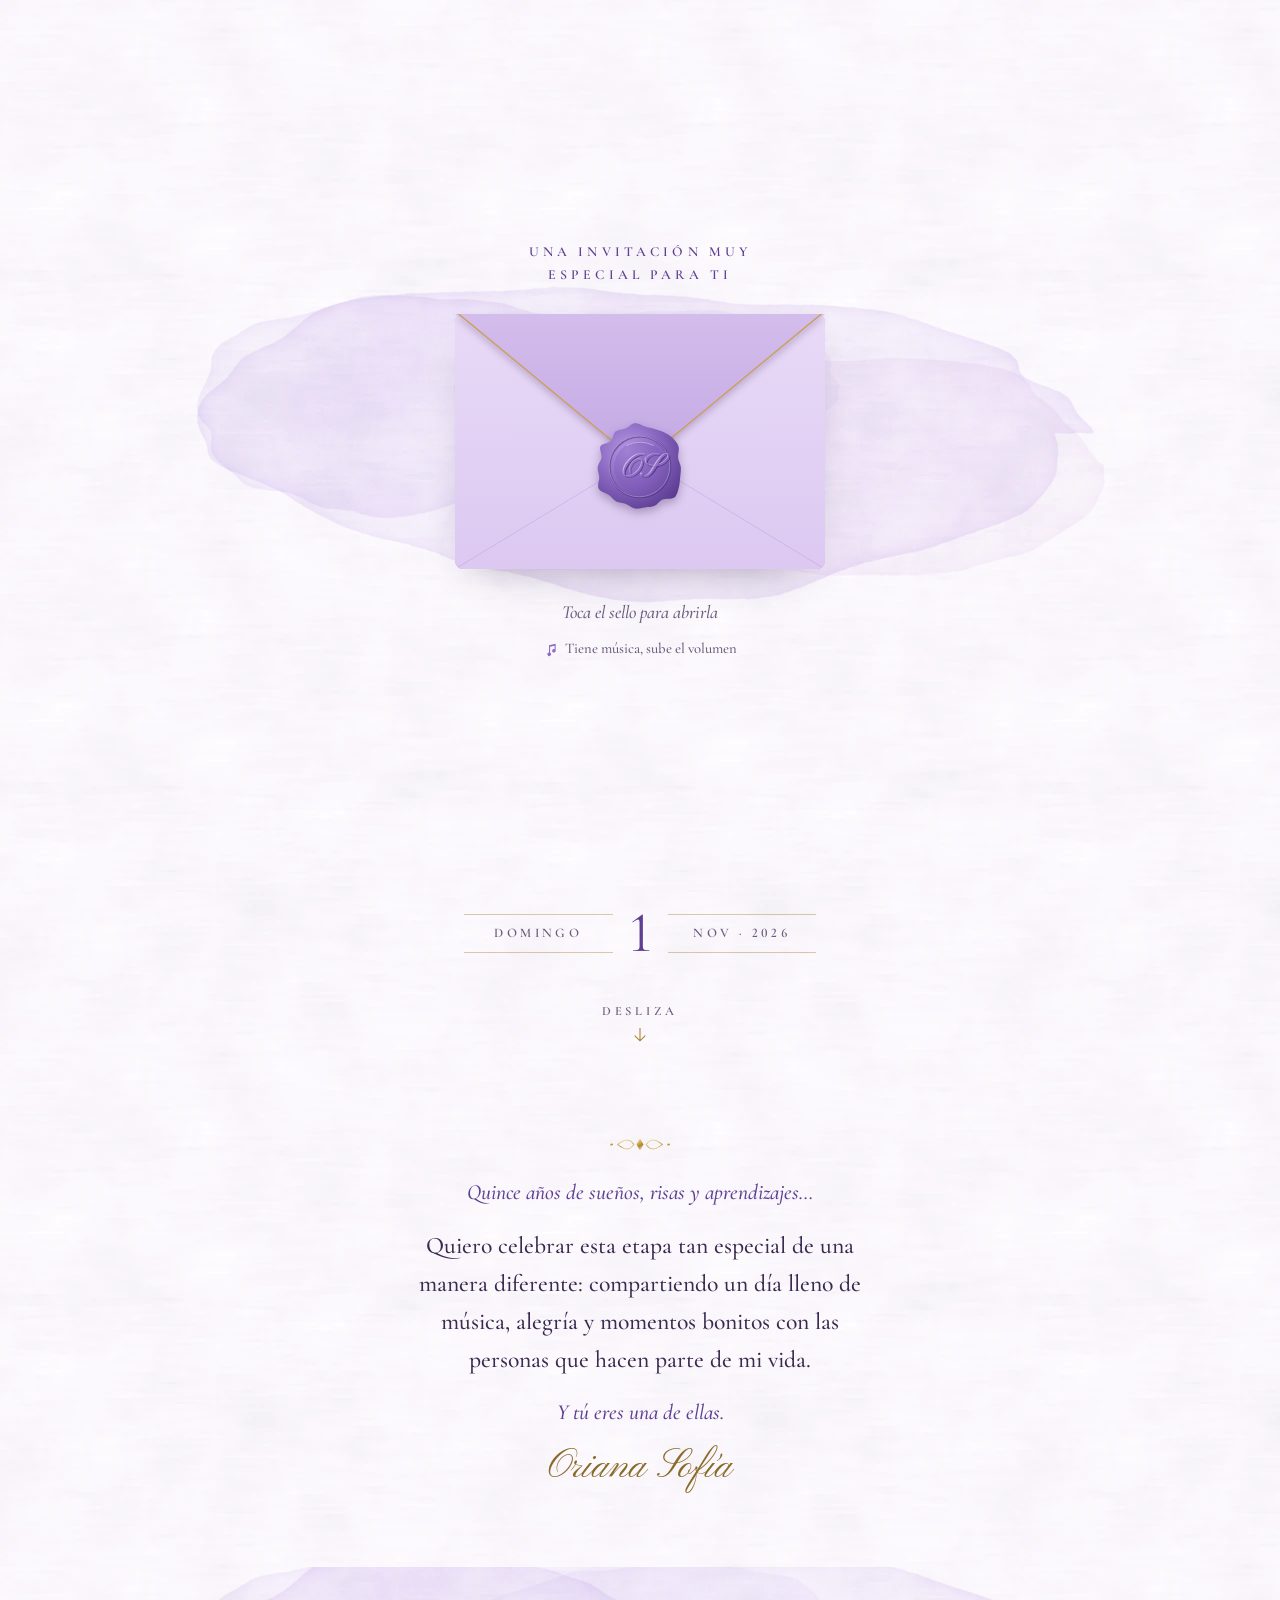
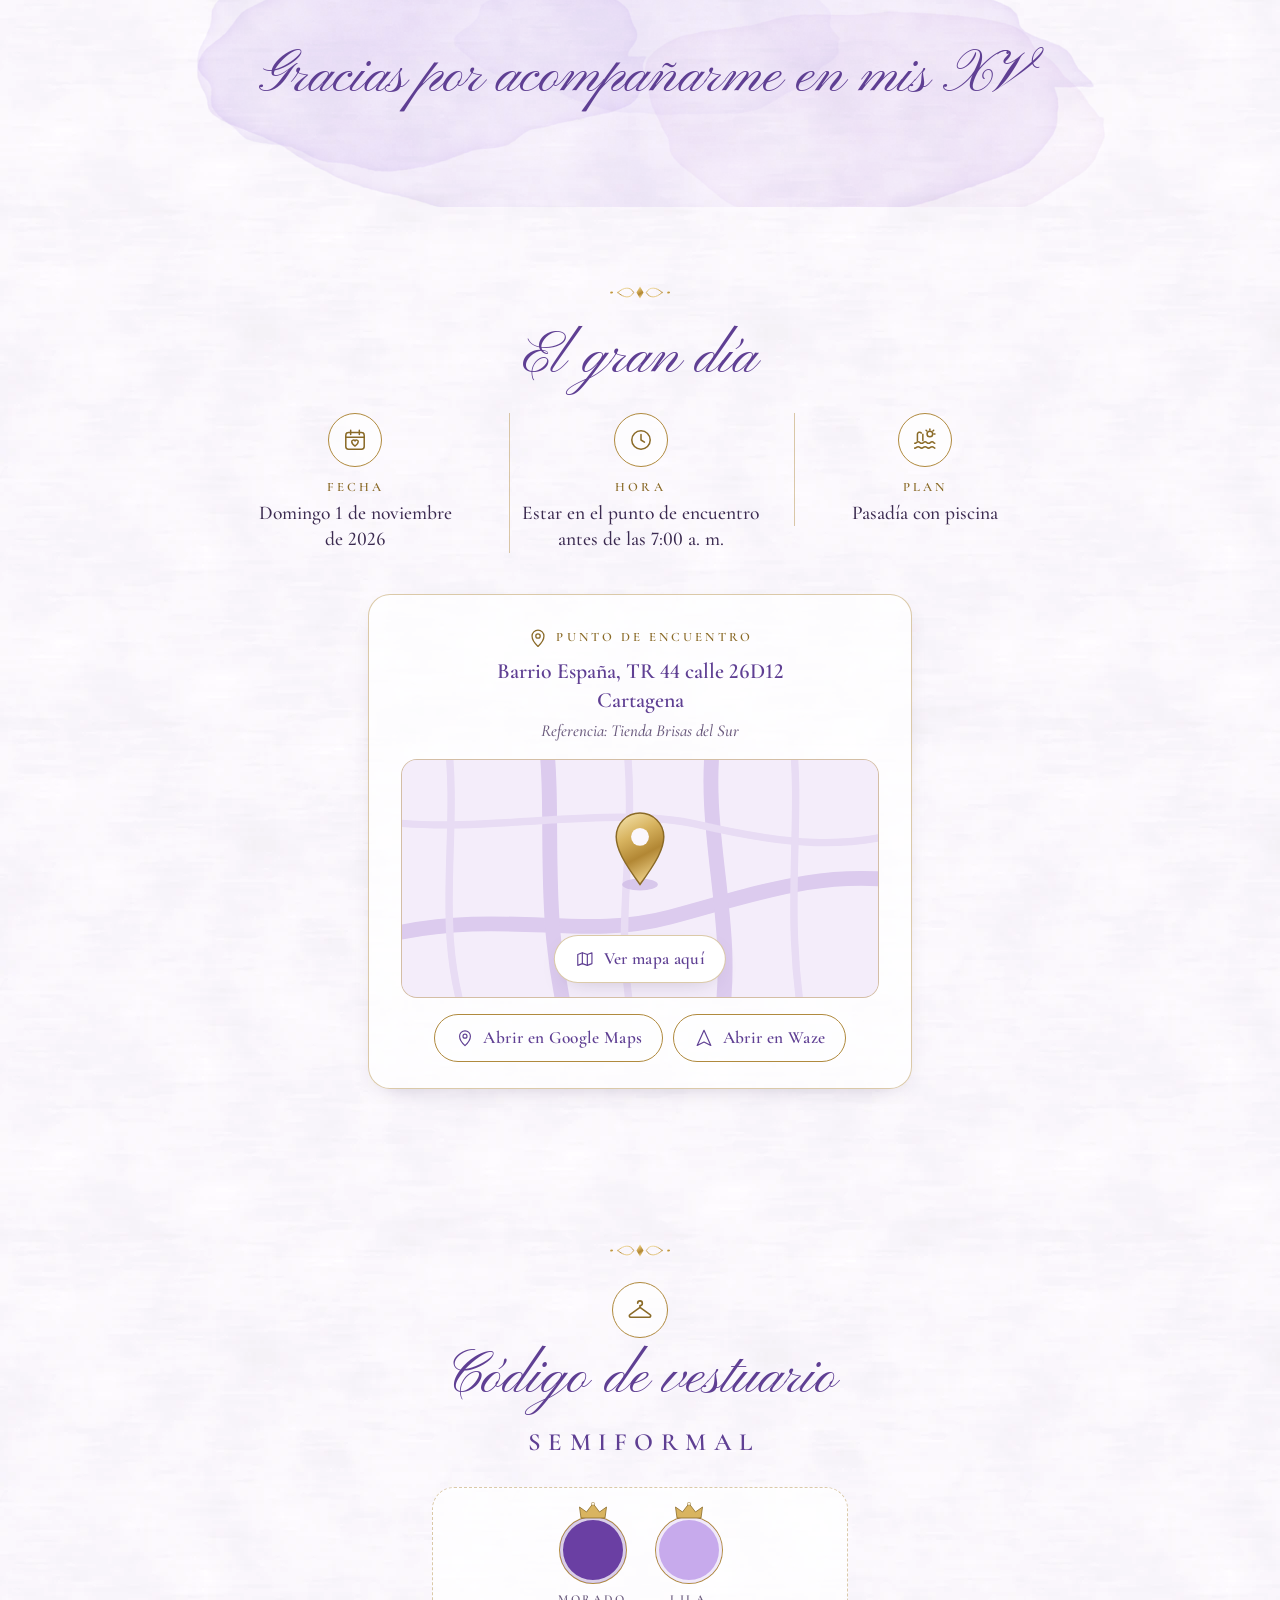
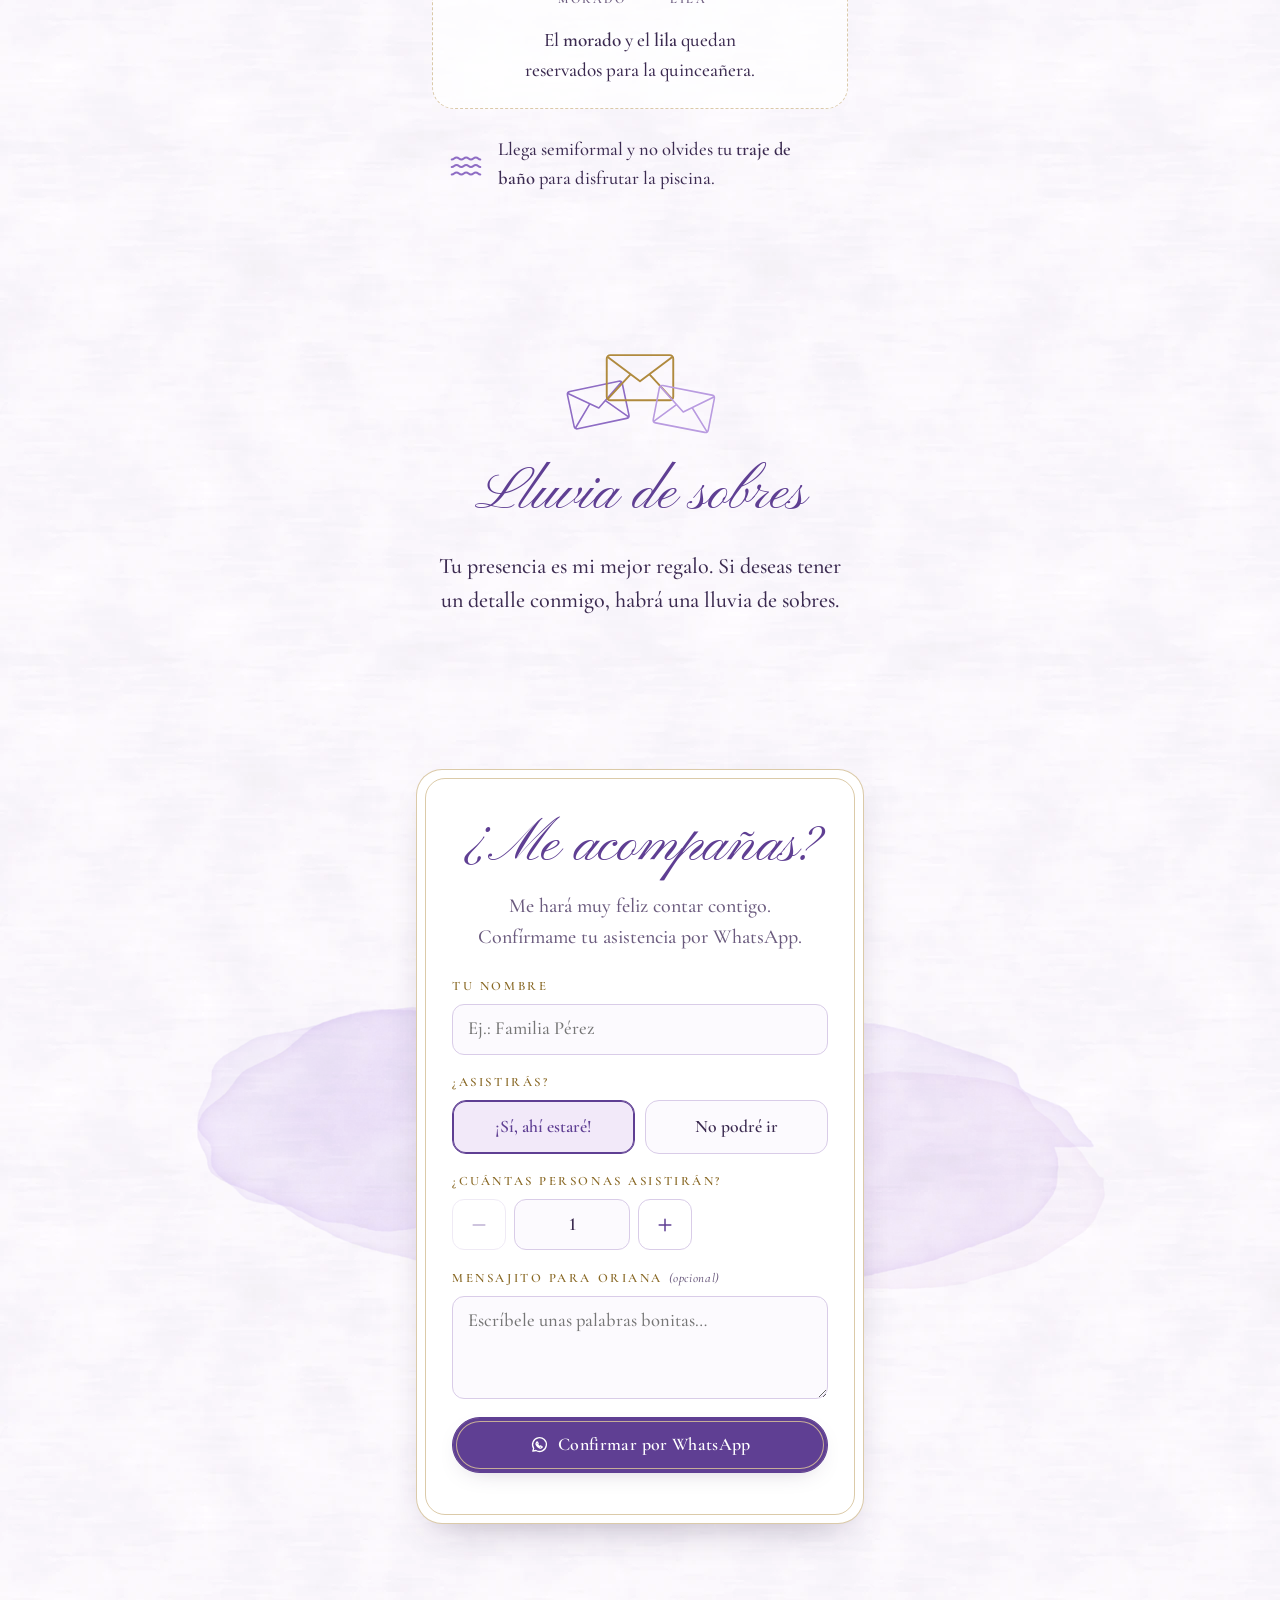
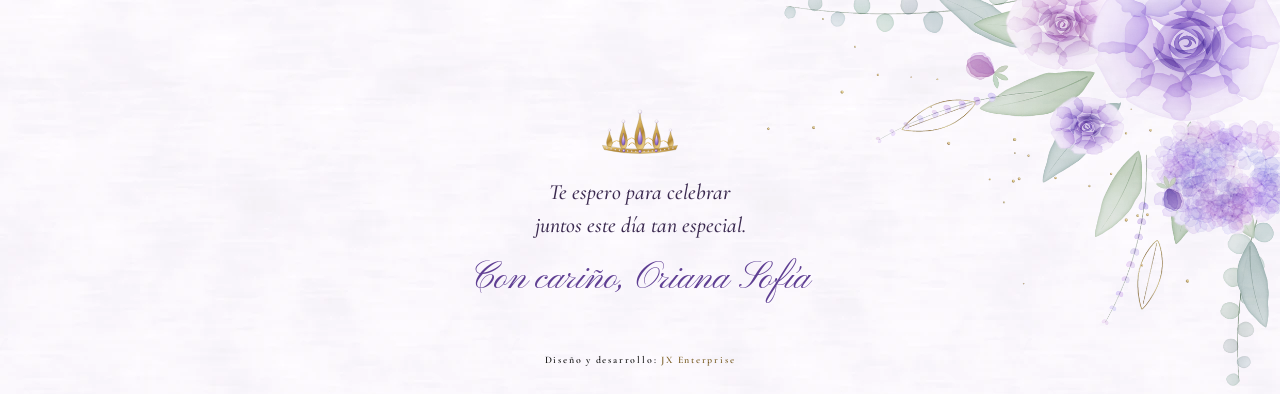
<file: index.html>
<!DOCTYPE html>
<html lang="es" class="no-js">
<head>
  <meta charset="UTF-8">
  <!-- ===========================================================
       PROYECTO: Invitación web · Mis XV años de Oriana Sofía
       Archivo: index.html — la invitación completa (una sola página).
       Relación con los demás archivos:
         · css/styles.css  → todo el diseño (colores, tipografías, animaciones)
         · js/script.js    → sobre animado, música, nombre del invitado,
                             cuenta regresiva, mapa y confirmación por WhatsApp
         · img/            → fotos de Oriana (carrusel) y acuarelas (todo en WebP)
         · fonts/          → tipografías propias (Pinyon Script y Cormorant Garamond)
         · musica/         → canción que eligió la familia (Lavender's Blue en piano)
       Versión "invitación privada": no se indexa en Google (noindex),
       sin páginas legales ni banner de cookies (aprobado por JX, 10/10/2026).
       Diseño y desarrollo: JX Enterprise.
       =========================================================== -->
  <meta name="viewport" content="width=device-width, initial-scale=1, viewport-fit=cover">
  <title>Mis XV años · Oriana Sofía</title>
  <meta name="description" content="Oriana Sofía te invita a celebrar sus XV años el domingo 1 de noviembre de 2026. Abre tu invitación, confirma tu asistencia y guarda la fecha.">

  <!-- Invitación privada: fuera de buscadores (también en _headers y robots.txt) -->
  <meta name="robots" content="noindex, nofollow">
  <link rel="canonical" href="https://mis-xv-de-oriana-sofia.pages.dev/">

  <!-- Vista previa al compartir el enlace (WhatsApp, Facebook, Telegram…) -->
  <meta property="og:type" content="website">
  <meta property="og:site_name" content="Mis XV años · Oriana Sofía">
  <meta property="og:locale" content="es_CO">
  <meta property="og:title" content="Mis XV años · Oriana Sofía">
  <meta property="og:description" content="Domingo 1 de noviembre de 2026 · Toca para abrir tu invitación.">
  <meta property="og:url" content="https://mis-xv-de-oriana-sofia.pages.dev/">
  <meta property="og:image" content="https://mis-xv-de-oriana-sofia.pages.dev/img/og-xv-oriana-sofia-vestido-beige.webp">
  <meta property="og:image:type" content="image/webp">
  <meta property="og:image:width" content="1200">
  <meta property="og:image:height" content="630">
  <meta property="og:image:alt" content="Invitación a los XV años de Oriana Sofía, domingo 1 de noviembre de 2026">
  <meta name="twitter:card" content="summary_large_image">
  <meta name="twitter:title" content="Mis XV años · Oriana Sofía">
  <meta name="twitter:description" content="Domingo 1 de noviembre de 2026 · Toca para abrir tu invitación.">
  <meta name="twitter:image" content="https://mis-xv-de-oriana-sofia.pages.dev/img/og-xv-oriana-sofia-vestido-beige.webp">

  <!-- Íconos y color de la barra del navegador -->
  <link rel="icon" href="img/favicon.svg" type="image/svg+xml">
  <link rel="apple-touch-icon" href="img/apple-touch-icon.png">
  <link rel="manifest" href="site.webmanifest">
  <meta name="theme-color" content="#EFE5F8">
  <meta name="color-scheme" content="only light">

  <!-- Tipografías propias: se precargan la de títulos y la de texto 500 (las que más se ven al abrir) -->
  <link rel="preload" href="fonts/pinyon-script-400.woff2" as="font" type="font/woff2" crossorigin>
  <link rel="preload" href="fonts/cormorant-garamond-500.woff2" as="font" type="font/woff2" crossorigin>
  <link rel="stylesheet" href="css/styles.css">

  <!-- arranque.js (diminuto, sin defer): marca que hay JavaScript para mostrar el sobre
       ANTES de pintar la página; sin JS la invitación se ve completa, sin sobre. -->
  <script src="js/arranque.js"></script>
  <script src="js/script.js" defer fetchpriority="high"></script>   <!-- prioridad alta: con datos lentos el sello funciona ~1 s antes -->
</head>
<body>

  <!-- Enlace de accesibilidad: abre la invitación sin animación y salta al contenido -->
  <a class="saltar" href="#contenido" id="saltar">Saltar al contenido</a>

  <!-- ===========================================================
       SPRITE DE SVG (no se ve): degradados dorados y figuras que
       se reutilizan con <use> (corona, sello de cera, filete, íconos).
       Ojo: NO ponerle display:none; algunos navegadores dejarían de
       pintar los degradados. Se oculta con .sprite en styles.css.
       =========================================================== -->
  <svg class="sprite" aria-hidden="true" focusable="false" xmlns="http://www.w3.org/2000/svg">
    <defs>
      <linearGradient id="g-oro" x1="0" y1="0" x2="0.35" y2="1">
        <stop offset="0" stop-color="#F7E7B4"/>
        <stop offset=".38" stop-color="#D8B460"/>
        <stop offset=".7" stop-color="#B28734"/>
        <stop offset="1" stop-color="#E6C77D"/>
      </linearGradient>
      <radialGradient id="g-gema" cx=".38" cy=".3" r=".8">
        <stop offset="0" stop-color="#F6EEFF"/>
        <stop offset=".35" stop-color="#C3A5EC"/>
        <stop offset="1" stop-color="#6E49A8"/>
      </radialGradient>
      <radialGradient id="g-perla" cx=".35" cy=".3" r=".75">
        <stop offset="0" stop-color="#FFFFFF"/>
        <stop offset=".6" stop-color="#F4EEF6"/>
        <stop offset="1" stop-color="#CDBFD8"/>
      </radialGradient>
      <radialGradient id="g-cera" cx=".36" cy=".32" r=".78">
        <stop offset="0" stop-color="#B597E3"/>
        <stop offset=".55" stop-color="#8462BD"/>
        <stop offset="1" stop-color="#5A3B90"/>
      </radialGradient>
    </defs>

    <!-- Corona/tiara dorada con gemas lila y perlas -->
    <symbol id="corona" viewBox="0 0 220 120">
      <g fill="none" stroke="url(#g-oro)" stroke-width="2.2" stroke-linecap="round">
        <path d="M42 88 Q56 66 70 86"/>
        <path d="M74 86 Q92 54 106 86"/>
        <path d="M114 86 Q128 54 146 86"/>
        <path d="M150 86 Q164 66 178 88"/>
        <path d="M84 88 Q92 74 100 88"/>
        <path d="M120 88 Q128 74 136 88"/>
      </g>
      <g fill="url(#g-oro)" stroke="#8A6A27" stroke-width=".7">
        <path d="M 110 14 C 112.4 39.2 122 52.6 122 72.8 C 122 86.2 117.2 98 113.8 98 L 106.2 98 C 102.8 98 98 86.2 98 72.8 C 98 52.6 107.6 39.2 110 14 Z"/>
        <path d="M 72 36 C 73.8 54 81 63.6 81 78 C 81 87.6 77.4 96 74.9 96 L 69.1 96 C 66.6 96 63 87.6 63 78 C 63 63.6 70.2 54 72 36 Z"/>
        <path d="M 148 36 C 149.8 54 157 63.6 157 78 C 157 87.6 153.4 96 150.9 96 L 145.1 96 C 142.6 96 139 87.6 139 78 C 139 63.6 146.2 54 148 36 Z"/>
        <path d="M 40 56 C 41.3 66.8 46.5 72.6 46.5 81.2 C 46.5 87 43.9 92 42.1 92 L 37.9 92 C 36.1 92 33.5 87 33.5 81.2 C 33.5 72.6 38.7 66.8 40 56 Z"/>
        <path d="M 180 56 C 181.3 66.8 186.5 72.6 186.5 81.2 C 186.5 87 183.9 92 182.1 92 L 177.9 92 C 176.1 92 173.5 87 173.5 81.2 C 173.5 72.6 178.7 66.8 180 56 Z"/>
        <path d="M24 88 Q110 106 196 88 L192 97.5 Q110 116 28 97.5 Z"/>
      </g>
      <g fill="url(#g-gema)" stroke="#5A3B90" stroke-width=".5">
        <path d="M 110 47.6 C 111.1 59.2 115.5 65.4 115.5 74.6 C 115.5 80.8 113.3 86.2 111.8 86.2 L 108.2 86.2 C 106.7 86.2 104.5 80.8 104.5 74.6 C 104.5 65.4 108.9 59.2 110 47.6 Z"/>
        <path d="M 72 60 C 72.8 68.3 76.1 72.7 76.1 79.3 C 76.1 83.7 74.5 87.6 73.3 87.6 L 70.7 87.6 C 69.5 87.6 67.9 83.7 67.9 79.3 C 67.9 72.7 71.2 68.3 72 60 Z"/>
        <path d="M 148 60 C 148.8 68.3 152.1 72.7 152.1 79.3 C 152.1 83.7 150.5 87.6 149.3 87.6 L 146.7 87.6 C 145.5 87.6 143.9 83.7 143.9 79.3 C 143.9 72.7 147.2 68.3 148 60 Z"/>
        <circle cx="73" cy="100.1" r="3.1"/><circle cx="110" cy="101.8" r="3.4"/><circle cx="147" cy="100.1" r="3.1"/>
      </g>
      <g fill="url(#g-perla)" stroke="#B6A6C4" stroke-width=".4">
        <circle cx="110" cy="10.8" r="4.4"/><circle cx="72" cy="32.8" r="3.6"/><circle cx="148" cy="32.8" r="3.6"/>
        <circle cx="40" cy="52.8" r="3"/><circle cx="180" cy="52.8" r="3"/>
        <circle cx="34.4" cy="94.4" r="1.5"/><circle cx="43.8" cy="96.1" r="1.5"/><circle cx="53.3" cy="97.6" r="1.5"/><circle cx="62.8" cy="98.9" r="1.5"/><circle cx="81.7" cy="100.8" r="1.5"/><circle cx="91.1" cy="101.4" r="1.5"/><circle cx="100.5" cy="101.7" r="1.5"/><circle cx="119.5" cy="101.7" r="1.5"/><circle cx="128.9" cy="101.4" r="1.5"/><circle cx="138.3" cy="100.8" r="1.5"/><circle cx="157.2" cy="98.9" r="1.5"/><circle cx="166.7" cy="97.6" r="1.5"/><circle cx="176.1" cy="96.1" r="1.5"/><circle cx="185.6" cy="94.4" r="1.5"/>
      </g>
    </symbol>

    <!-- Sello de cera lila con las iniciales OS (el texto usa la fuente de títulos) -->
    <symbol id="sello" viewBox="0 0 120 120">
      <path fill="url(#g-cera)" d="M 109 60 C 109.4 63.9 108.7 67.8 108.3 71.9 C 107.9 76 107.8 80.4 106.6 84.5 C 105.5 88.6 104.5 94.1 101.2 96.5 C 97.9 98.9 90.8 97.3 86.9 99 C 83 100.7 81.2 105.1 77.7 106.7 C 74.2 108.4 69.9 108.1 65.9 108.6 C 61.9 109.2 57.7 110.6 53.9 109.9 C 50.2 109.2 46.9 105.7 43.2 104.3 C 39.4 102.9 34.9 103.3 31.4 101.5 C 27.9 99.6 25.8 96 22.3 93.4 C 18.8 90.8 12.3 89.6 10.4 86 C 8.5 82.5 11.2 76.4 11 72.1 C 10.8 67.7 8.7 63.9 9.2 60 C 9.7 56.1 13.2 52.8 13.8 48.6 C 14.3 44.5 10.7 38.4 12.5 35.1 C 14.4 31.8 21.9 31.8 24.9 28.9 C 27.9 25.9 27.7 19.9 30.6 17.4 C 33.5 14.9 38.6 15.4 42.5 13.7 C 46.3 12.1 49.7 7.7 53.6 7.3 C 57.5 6.9 61.9 10.2 65.9 11.4 C 69.9 12.6 73.5 13.1 77.3 14.3 C 81.2 15.4 85.1 16.5 88.7 18.4 C 92.4 20.2 96.2 22.4 99.2 25.3 C 102.1 28.2 105.3 31.8 106.4 35.7 C 107.5 39.6 105.3 44.7 105.7 48.7 C 106.1 52.8 108.5 56.1 109 60 Z"/>
      <circle cx="60" cy="60" r="36.5" fill="none" stroke="#4B2F7C" stroke-width="2.2" opacity=".55"/>
      <circle cx="59.3" cy="59.3" r="36.5" fill="none" stroke="#D9C9F3" stroke-width="1" opacity=".55"/>
      <circle cx="60" cy="60" r="31" fill="#7A57B2" opacity=".35"/>
      <g font-family="'Pinyon Script', cursive" font-size="38" text-anchor="middle">
        <text x="61" y="73" fill="#45296F" opacity=".7">OS</text>
        <text x="59.4" y="71.4" fill="#E2D5F7" opacity=".65">OS</text>
        <text x="60" y="72" fill="#8F6CC6">OS</text>
      </g>
      <path d="M44 34 Q60 26 76 34" fill="none" stroke="#D9C9F3" stroke-width="1.2" opacity=".6" stroke-linecap="round"/>
    </symbol>

    <!-- Filete dorado que separa los momentos de la invitación -->
    <symbol id="filete" viewBox="0 0 240 24">
      <g fill="none" stroke="url(#g-oro)" stroke-linecap="round">
        <path d="M10 12 H92" stroke-width="1.1"/>
        <path d="M148 12 H230" stroke-width="1.1"/>
        <path d="M92 12 C100 4.5 108 4.5 112 12 C108 19.5 100 19.5 92 12 Z" stroke-width="1.2"/>
        <path d="M148 12 C140 4.5 132 4.5 128 12 C132 19.5 140 19.5 148 12 Z" stroke-width="1.2"/>
      </g>
      <path d="M120 4.5 L124.5 12 L120 19.5 L115.5 12 Z" fill="url(#g-oro)"/>
      <circle cx="84" cy="12" r="1.7" fill="url(#g-oro)"/><circle cx="156" cy="12" r="1.7" fill="url(#g-oro)"/>
    </symbol>

    <!-- Íconos de línea (trazo dorado, 24×24) -->
    <symbol id="i-calendario" viewBox="0 0 24 24"><g fill="none" stroke="currentColor" stroke-width="1.4" stroke-linecap="round" stroke-linejoin="round"><rect x="3.5" y="5" width="17" height="15.5" rx="2.5"/><path d="M3.5 9.5h17M8 3v4M16 3v4"/><path d="M12 17.6s-3-1.9-3-3.9a1.6 1.6 0 0 1 3-.8 1.6 1.6 0 0 1 3 .8c0 2-3 3.9-3 3.9z"/></g></symbol>
    <symbol id="i-reloj" viewBox="0 0 24 24"><g fill="none" stroke="currentColor" stroke-width="1.4" stroke-linecap="round" stroke-linejoin="round"><circle cx="12" cy="12" r="8.5"/><path d="M12 7v5l3.2 2"/></g></symbol>
    <symbol id="i-piscina" viewBox="0 0 24 24"><g fill="none" stroke="currentColor" stroke-width="1.4" stroke-linecap="round" stroke-linejoin="round"><circle cx="16.5" cy="6.5" r="2.6"/><path d="M16.5 1.8v1M21.2 6.5h-1M20 3l-.7.7M13 3l.7.7"/><path d="M2.5 15c1.6 0 1.6-1.3 3.2-1.3s1.6 1.3 3.2 1.3 1.6-1.3 3.2-1.3 1.6 1.3 3.2 1.3 1.6-1.3 3.2-1.3 1.6 1.3 2.5 1.3"/><path d="M2.5 19.5c1.6 0 1.6-1.3 3.2-1.3s1.6 1.3 3.2 1.3 1.6-1.3 3.2-1.3 1.6 1.3 3.2 1.3 1.6-1.3 3.2-1.3 1.6 1.3 2.5 1.3"/><path d="M5 12.5V6.8a2 2 0 0 1 3.6-1.2M10 12.5V6.8"/></g></symbol>
    <symbol id="i-pin" viewBox="0 0 24 24"><g fill="none" stroke="currentColor" stroke-width="1.4" stroke-linecap="round" stroke-linejoin="round"><path d="M12 21.2s-6.5-6-6.5-11.3a6.5 6.5 0 0 1 13 0c0 5.3-6.5 11.3-6.5 11.3z"/><circle cx="12" cy="9.8" r="2.4"/></g></symbol>
    <symbol id="i-percha" viewBox="0 0 24 24"><g fill="none" stroke="currentColor" stroke-width="1.4" stroke-linecap="round" stroke-linejoin="round"><path d="M10 6.2a2 2 0 1 1 2 2v1.6"/><path d="M12 9.8 3.4 16a1.2 1.2 0 0 0 .7 2.2h15.8a1.2 1.2 0 0 0 .7-2.2L12 9.8z"/></g></symbol>
    <symbol id="i-ola" viewBox="0 0 24 24"><g fill="none" stroke="currentColor" stroke-width="1.4" stroke-linecap="round" stroke-linejoin="round"><path d="M2.5 9c1.6 0 1.6-1.3 3.2-1.3S7.3 9 8.9 9s1.6-1.3 3.2-1.3S13.7 9 15.3 9s1.6-1.3 3.2-1.3S20.1 9 21.5 9"/><path d="M2.5 14c1.6 0 1.6-1.3 3.2-1.3S7.3 14 8.9 14s1.6-1.3 3.2-1.3 1.6 1.3 3.2 1.3 1.6-1.3 3.2-1.3 1.6 1.3 3 1.3"/><path d="M2.5 19c1.6 0 1.6-1.3 3.2-1.3S7.3 19 8.9 19s1.6-1.3 3.2-1.3 1.6 1.3 3.2 1.3 1.6-1.3 3.2-1.3 1.6 1.3 3 1.3"/></g></symbol>
    <symbol id="i-chat" viewBox="0 0 24 24"><g fill="none" stroke="currentColor" stroke-width="1.6" stroke-linecap="round" stroke-linejoin="round"><path d="M4.6 19.4l1-3.4A8.3 8.3 0 1 1 8.3 18.6z"/><path d="M9.3 8.6c.3-.5.8-.5 1 0l.6 1.4c.1.3 0 .6-.2.8l-.5.5a6 6 0 0 0 2.6 2.6l.5-.5c.2-.2.5-.3.8-.2l1.4.6c.5.2.5.7 0 1l-.8.6c-.6.4-1.4.4-2.1.1a8.5 8.5 0 0 1-3.9-3.9c-.3-.7-.3-1.5.1-2.1z"/></g></symbol>
    <symbol id="i-mapa" viewBox="0 0 24 24"><g fill="none" stroke="currentColor" stroke-width="1.4" stroke-linecap="round" stroke-linejoin="round"><path d="M9 4.5 3.5 6.6v13l5.5-2.1 6 2.1 5.5-2.1v-13L15 6.6z"/><path d="M9 4.5v13M15 6.6v13"/></g></symbol>
    <symbol id="i-ruta" viewBox="0 0 24 24"><g fill="none" stroke="currentColor" stroke-width="1.4" stroke-linecap="round" stroke-linejoin="round"><path d="M12 2.8 20.2 21 12 16.8 3.8 21z"/></g></symbol>
    <symbol id="i-nota" viewBox="0 0 24 24"><g fill="currentColor"><path d="M9 17.2V6.4l10-2.2v10.6a2.6 2.6 0 1 1-1.6-2.4V7.1L10.6 8.6v8.9a2.6 2.6 0 1 1-1.6-.3z"/></g></symbol>
    <symbol id="i-silencio" viewBox="0 0 24 24"><g fill="none" stroke="currentColor" stroke-width="1.6" stroke-linecap="round" stroke-linejoin="round"><path d="M4 9.5h3.5L12 5.5v13l-4.5-4H4z"/><path d="m16 9.5 5 5M21 9.5l-5 5"/></g></symbol>
    <symbol id="i-flecha" viewBox="0 0 24 24"><g fill="none" stroke="currentColor" stroke-width="1.4" stroke-linecap="round" stroke-linejoin="round"><path d="M12 4v15M6 13l6 6 6-6"/></g></symbol>
    <symbol id="i-mas" viewBox="0 0 24 24"><g fill="none" stroke="currentColor" stroke-width="1.8" stroke-linecap="round"><path d="M12 5v14M5 12h14"/></g></symbol>
    <symbol id="i-menos" viewBox="0 0 24 24"><g fill="none" stroke="currentColor" stroke-width="1.8" stroke-linecap="round"><path d="M5 12h14"/></g></symbol>
    <symbol id="i-sobre" viewBox="0 0 64 48"><g fill="none" stroke="currentColor" stroke-width="1.6" stroke-linejoin="round"><rect x="4" y="6" width="56" height="38" rx="3"/><path d="M4.8 7.5 32 28 59.2 7.5"/><path d="M4.8 43 24 22.2M59.2 43 40 22.2"/></g></symbol>
    <!-- Íconos del visor de fotos -->
    <symbol id="i-cerrar" viewBox="0 0 24 24"><g fill="none" stroke="currentColor" stroke-width="1.8" stroke-linecap="round"><path d="M6.5 6.5l11 11M17.5 6.5l-11 11"/></g></symbol>
    <symbol id="i-anterior" viewBox="0 0 24 24"><g fill="none" stroke="currentColor" stroke-width="1.8" stroke-linecap="round" stroke-linejoin="round"><path d="M14.5 5.5 8 12l6.5 6.5"/></g></symbol>
    <symbol id="i-siguiente" viewBox="0 0 24 24"><g fill="none" stroke="currentColor" stroke-width="1.8" stroke-linecap="round" stroke-linejoin="round"><path d="M9.5 5.5 16 12l-6.5 6.5"/></g></symbol>
  </svg>

  <!-- ===========================================================
       PORTAL: EL SOBRE ANIMADO (pantalla de entrada)
       Qué es: un sobre lila con sello de cera; al tocar el sello se abre,
               sale la tarjeta, caen pétalos y arranca la música.
       Función: primera impresión + el toque es lo que permite que la
                música suene (los celulares bloquean el audio automático).
       Depende de: .portal y .sobre en styles.css; iniciarSobre() en script.js.
       Sin JavaScript no se muestra (clase .no-js) y la invitación se ve completa.
       =========================================================== -->
  <div class="portal" id="portal" role="dialog" aria-modal="true" aria-labelledby="portal-titulo">
    <div class="portal__marco">
      <p class="portal__intro" id="portal-titulo">Una invitación muy especial para ti</p>
      <p class="portal__para" id="portal-para" hidden>Para <span id="portal-nombre"></span></p>
      <p class="portal__pases" id="portal-pases" hidden></p>

      <div class="sobre" id="sobre">
        <div class="sobre__dorso" aria-hidden="true"></div>
        <div class="sobre__carta" aria-hidden="true">
          <svg class="sobre__corona"><use href="#corona"/></svg>
          <span class="sobre__xv">Mis XV años</span>
          <span class="sobre__nombre">Oriana Sofía</span>
        </div>
        <div class="sobre__frente" aria-hidden="true"></div>
        <div class="sobre__solapa" aria-hidden="true">
          <span class="sobre__solapa-cara sobre__solapa-cara--fuera"></span>
          <span class="sobre__solapa-cara sobre__solapa-cara--dentro"></span>
        </div>
        <button class="sello" id="boton-sello" type="button" aria-label="Abrir la invitación">
          <svg viewBox="0 0 120 120" aria-hidden="true"><use href="#sello"/></svg>
        </button>
      </div>

      <p class="portal__ayuda">Toca el sello para abrirla</p>
      <p class="portal__sonido"><svg aria-hidden="true"><use href="#i-nota"/></svg> Tiene música, sube el volumen</p>
    </div>
  </div>

  <!-- ===========================================================
       PORTADA
       Qué es: corona, "Mis XV años", carrusel de fotos de Oriana dentro de
               un arco dorado rodeado de acuarelas, su nombre y la fecha.
       Función: lo primero que se ve al abrir el sobre; resume la invitación.
       Depende de: .portada, .arco, .carrusel y .fecha-portada en styles.css;
                   iniciarFotos() en script.js (carrusel + visor).
       La primera foto es la imagen principal (LCP): fetchpriority="high", sin lazy.
       =========================================================== -->
  <header class="portada" id="inicio">
    <img class="portada__ramo portada__ramo--izq" src="img/ramo-acuarela-lila-esquina.webp" width="1008" height="792" alt="" aria-hidden="true">
    <img class="portada__ramo portada__ramo--der" src="img/ramo-acuarela-lila-esquina.webp" width="1008" height="792" alt="" aria-hidden="true">

    <div class="portada__contenido">
      <svg class="portada__corona" aria-hidden="true"><use href="#corona"/></svg>
      <p class="sello-xv" aria-hidden="true">
        <span class="sello-xv__lado">Mis</span>
        <span class="sello-xv__num">XV</span>
        <span class="sello-xv__lado">años</span>
      </p>

      <!-- CARRUSEL DE FOTOS (dentro del arco)
           Cómo agregar, quitar o reordenar fotos: cada foto es una <img class="carrusel__foto"> dentro de
           #carrusel, en el orden en que pasan. Solo la PRIMERA lleva src, fetchpriority="high" y la clase
           es-actual; las demás llevan data-src (script.js las carga cuando les va a tocar: ahorra datos).
           Siempre WebP en img/. style="--enfoque: X% Y%" elige qué parte de la foto queda dentro del arco
           (50% 30% por defecto; subir Y si se corta la cabeza, p. ej. 50% 15%). El visor de pantalla
           completa usa estas mismas fotos: no hay que repetirlas en otro lado. -->
      <figure class="arco">
        <div class="arco__foto carrusel" id="carrusel" role="group" aria-roledescription="carrusel" aria-label="Fotos de Oriana Sofía">
          <img class="carrusel__foto es-actual" src="img/oriana-sofia-bebe-vestido-verde.webp" width="1080" height="1443" fetchpriority="high"
               alt="Oriana Sofía de bebé, de pocos meses, con vestido verde y balaca rosada">
          <img class="carrusel__foto" aria-hidden="true" data-src="img/oriana-sofia-bebe-sombrero-2012.webp" width="1080" height="722" decoding="async"
               alt="Oriana Sofía de bebé con sombrero blanco con flores, sonriendo, en octubre de 2012">
          <img class="carrusel__foto" aria-hidden="true" data-src="img/oriana-sofia-nina-galletas.webp" width="552" height="738" decoding="async"
               alt="Oriana Sofía de niña pequeña, sentada en el piso con un paquete de galletas">
          <img class="carrusel__foto" aria-hidden="true" data-src="img/oriana-sofia-grado-preescolar.webp" width="738" height="984" decoding="async"
               alt="Oriana Sofía en su grado de preescolar, con toga y birrete azules">
          <img class="carrusel__foto" aria-hidden="true" data-src="img/oriana-sofia-selfie-rizos.webp" width="1502" height="1073" decoding="async"
               style="--enfoque: 10% 50%" alt="Oriana Sofía en una selfie muy cercana, sonriendo, con su cabello rizado">
          <img class="carrusel__foto" aria-hidden="true" data-src="img/oriana-sofia-selfie-xv.webp" width="900" height="1600" decoding="async"
               style="--enfoque: 50% 5%" alt="Oriana Sofía, la quinceañera, sonriendo con su cabello rizado suelto">
          <img class="carrusel__foto" aria-hidden="true" data-src="img/oriana-sofia-vestido-beige.webp" width="960" height="1280" decoding="async"
               alt="Oriana Sofía con vestido beige en una selfie frente al espejo">
          <img class="carrusel__foto" aria-hidden="true" data-src="img/oriana-sofia-vestido-gris.webp" width="1200" height="1600" decoding="async"
               alt="Oriana Sofía de cuerpo entero con vestido gris de lentejuelas, sandalias plateadas y bolso de mano">
          <button class="carrusel__ver" id="carrusel-ver" type="button" aria-label="Ver las fotos en pantalla completa"></button>
        </div>
        <svg class="arco__marco" viewBox="0 0 300 400" preserveAspectRatio="none" aria-hidden="true">
          <path d="M6 397 V150 A144 144 0 0 1 294 150 V397" fill="none" stroke="url(#g-oro)" stroke-width="2" vector-effect="non-scaling-stroke"/>
          <path d="M14 391 V152 A136 136 0 0 1 286 152 V391" fill="none" stroke="url(#g-oro)" stroke-width="1" vector-effect="non-scaling-stroke" opacity=".8"/>
        </svg>
        <img class="arco__ramo arco__ramo--izq" src="img/ramo-acuarela-lila-arco.webp" width="780" height="639" alt="" aria-hidden="true">
        <img class="arco__ramo arco__ramo--der" src="img/ramo-acuarela-lila-arco.webp" width="780" height="639" alt="" aria-hidden="true">
      </figure>

      <!-- Debajo del arco: puntos dorados (uno por foto, los crea script.js) y ayuda para ampliar.
           Oculto sin JavaScript (sin JS solo se ve la primera foto). -->
      <div class="carrusel__pie" id="carrusel-pie" hidden>
        <div class="carrusel__puntos" id="carrusel-puntos" aria-hidden="true"></div>
        <p class="carrusel__ayuda" id="carrusel-ayuda">Toca la foto para verla en grande</p>
      </div>

      <h1 class="portada__nombre" id="titulo-portada" tabindex="-1"><span class="solo-lectores">Mis XV años · </span>Oriana Sofía</h1>

      <p class="fecha-portada">
        <time datetime="2026-11-01">
          <span class="fecha-portada__lado">Domingo</span>
          <span class="fecha-portada__dia">1</span>
          <span class="fecha-portada__lado">Nov · 2026</span>
        </time>
      </p>

      <a class="desliza" href="#mensaje">
        <span>Desliza</span>
        <svg aria-hidden="true"><use href="#i-flecha"/></svg>
      </a>
    </div>
  </header>

  <main id="contenido" tabindex="-1">

    <!-- ===========================================================
         MENSAJE DE ORIANA
         Qué es: sus palabras de invitación (el texto que ella escribió,
                 pulido) y su firma.
         Función: el tono personal y cariñoso de la invitación.
         Depende de: .mensaje y .firma en styles.css.
         =========================================================== -->
    <section class="mensaje" id="mensaje" aria-labelledby="t-mensaje">
      <svg class="filete" aria-hidden="true"><use href="#filete"/></svg>
      <h2 class="solo-lectores" id="t-mensaje">Mensaje de Oriana Sofía</h2>

      <!-- ▼▼▼ ZONA EDITABLE · TEXTOS ▼▼▼
           QUÉ CAMBIAR: las frases del mensaje de Oriana y su firma.
           CÓMO: cambia solo el texto que está entre > y < sin borrar las etiquetas.
           EJEMPLO: <p class="mensaje__remate">Y tú eres una de ellas.</p>  →  <p class="mensaje__remate">Y tú no puedes faltar.</p>
           LÍMITE: mensaje principal máx. 260 caracteres; frases cortas máx. 60 (más largo rompe el ritmo en celular).
           NO TOCAR: class, p, span, ni nada fuera de esta zona.
      -->
      <p class="mensaje__intro">Quince años de sueños, risas y aprendizajes…</p>
      <p class="mensaje__texto">Quiero celebrar esta etapa tan especial de una manera diferente: compartiendo un día lleno de música, alegría y momentos bonitos con las personas que hacen parte de mi vida.</p>
      <p class="mensaje__remate">Y tú eres una de ellas.</p>
      <p class="firma">Oriana Sofía</p>
      <!-- ▲▲▲ FIN ZONA EDITABLE · TEXTOS ▲▲▲ -->
    </section>

    <!-- ===========================================================
         CUENTA REGRESIVA + GUARDAR LA FECHA
         Qué es: días, horas, minutos y segundos que faltan para el
                 encuentro, y botones para agregar la fecha al calendario.
         Función: crear expectativa y que nadie olvide el día.
         Depende de: iniciarCuenta() en script.js (lee data-fecha-evento);
                     evento-xv-oriana-sofia.ics en la raíz.
         Los números "00" son el estado inicial; el JS los reemplaza al cargar.
         =========================================================== -->
    <section class="cuenta" id="cuenta" aria-labelledby="t-cuenta">
      <img class="cuenta__mancha" src="img/mancha-acuarela-lila.webp" width="1200" height="570" alt="" aria-hidden="true" loading="lazy">
      <h2 class="titulo-script" id="t-cuenta">Faltan</h2>
      <div class="reloj" id="reloj" data-fecha-evento="2026-11-01T07:00:00-05:00" data-fecha-texto="el domingo 1 de noviembre" role="timer" aria-label="Tiempo que falta para los XV de Oriana Sofía">
        <div class="reloj__unidad"><span class="reloj__num" data-unidad="dias">00</span><span class="reloj__lab">días</span></div>
        <div class="reloj__unidad"><span class="reloj__num" data-unidad="horas">00</span><span class="reloj__lab">horas</span></div>
        <div class="reloj__unidad"><span class="reloj__num" data-unidad="minutos">00</span><span class="reloj__lab">minutos</span></div>
        <div class="reloj__unidad"><span class="reloj__num" data-unidad="segundos">00</span><span class="reloj__lab">segundos</span></div>
      </div>
      <p class="cuenta__nota" id="cuenta-nota">para celebrar juntos este día tan especial</p>

      <div class="guardar">
        <p class="guardar__titulo">Guarda la fecha</p>
        <div class="guardar__botones">
          <a class="boton boton--linea" target="_blank" rel="noopener"
             href="https://calendar.google.com/calendar/render?action=TEMPLATE&amp;text=XV%20a%C3%B1os%20de%20Oriana%20Sof%C3%ADa&amp;dates=20261101/20261102&amp;ctz=America/Bogota&amp;details=Punto%20de%20encuentro%20antes%20de%20las%207%3A00%20a.%20m.%20en%20Barrio%20Espa%C3%B1a%2C%20TR%2044%20calle%2026D12%20%28Cartagena%29%2C%20referencia%3A%20Tienda%20Brisas%20del%20Sur.%20Mapa%3A%20https%3A%2F%2Fmaps.app.goo.gl%2FhCto2jpUpXJwgqsP7.%20Pasad%C3%ADa%20con%20piscina.%20C%C3%B3digo%20de%20vestuario%3A%20semiformal%3B%20el%20morado%20y%20el%20lila%20est%C3%A1n%20reservados%20para%20la%20quincea%C3%B1era.%20No%20olvides%20tu%20traje%20de%20ba%C3%B1o.&amp;location=Tienda%20Brisas%20del%20Sur%2C%20Cra.%2046%2C%20Las%20Lomas%2C%20Cartagena">
            <svg aria-hidden="true"><use href="#i-calendario"/></svg> Google Calendar
          </a>
          <a class="boton boton--linea" href="evento-xv-oriana-sofia.ics" type="text/calendar">
            <svg aria-hidden="true"><use href="#i-calendario"/></svg> iPhone u otro calendario
          </a>
        </div>
      </div>
    </section>

    <!-- ===========================================================
         EL GRAN DÍA: FECHA, HORA, PLAN Y PUNTO DE ENCUENTRO
         Qué es: los datos del evento y la ubicación con mapa.
         Función: que cada invitado sepa cuándo y dónde llegar.
         Depende de: .detalles, .encuentro y .mapa en styles.css;
                     iniciarMapa() en script.js (el mapa de Google solo
                     carga si el invitado toca "Ver mapa aquí").
         =========================================================== -->
    <section class="detalles" id="detalles" aria-labelledby="t-detalles">
      <svg class="filete" aria-hidden="true"><use href="#filete"/></svg>
      <h2 class="titulo-script" id="t-detalles">El gran día</h2>

      <!-- ▼▼▼ ZONA EDITABLE · HORARIOS ▼▼▼
           QUÉ CAMBIAR: la fecha, la hora de llegada y el plan del día.
           CÓMO: cambia solo el texto que está entre > y < sin borrar las etiquetas.
           EJEMPLO: <p>Antes de las 7:00 a. m. …</p>  →  <p>Antes de las 6:30 a. m. …</p>
           LÍMITE: cada dato máx. 70 caracteres.
           ⚠ SE REPITE EN: portada (fecha), data-fecha-evento y data-fecha-texto de la cuenta
             regresiva, botón de Google Calendar, archivo evento-xv-oriana-sofia.ics, en el <head>
             la description, og:description, twitter:description y og:image:alt, la imagen
             og-xv-oriana-sofia-vestido-beige.webp, site.webmanifest (description), el mensaje que
             manda el generador (mensajeSugerido() en js/generador.js) y la tarjeta cuadrada.
             SI CAMBIA, HAY QUE CAMBIARLO EN TODOS (lo cambia JX).
           NO TOCAR: class, li, svg, use, ni nada fuera de esta zona.
      -->
      <ul class="detalles__lista">
        <li class="dato">
          <span class="dato__icono"><svg aria-hidden="true"><use href="#i-calendario"/></svg></span>
          <div class="dato__texto"><h3>Fecha</h3><p>Domingo 1 de noviembre de&nbsp;2026</p></div>
        </li>
        <li class="dato">
          <span class="dato__icono"><svg aria-hidden="true"><use href="#i-reloj"/></svg></span>
          <div class="dato__texto"><h3>Hora</h3><p>Estar en el punto de encuentro antes de las 7:00&nbsp;a.&nbsp;m.</p></div>
        </li>
        <li class="dato">
          <span class="dato__icono"><svg aria-hidden="true"><use href="#i-piscina"/></svg></span>
          <div class="dato__texto"><h3>Plan</h3><p>Pasadía con piscina</p></div>
        </li>
      </ul>
      <!-- ▲▲▲ FIN ZONA EDITABLE · HORARIOS ▲▲▲ -->

      <div class="encuentro">
        <!-- ▼▼▼ ZONA EDITABLE · CONTACTO ▼▼▼
             QUÉ CAMBIAR: la dirección del punto de encuentro, el punto exacto del mapa
               (data-mapa-coordenadas = "latitud,longitud" y data-mapa-enlace = el enlace de Google Maps
               que mandó la familia), el nombre del lugar (data-direccion-mapa) y el WhatsApp que
               recibe las confirmaciones (data-whatsapp).
             CÓMO: cambia el texto entre > y < y, si cambia la dirección o el número, el valor
               entre comillas de data-direccion-mapa / data-whatsapp.
             EJEMPLO: data-whatsapp="573157800663"  →  data-whatsapp="573001234567"
             LÍMITE: el WhatsApp siempre con 57 adelante, sin +, sin espacios ni guiones.
             ⚠ SE REPITE EN: botón de Google Calendar, archivo evento-xv-oriana-sofia.ics,
               la tarjeta cuadrada y el generador de enlaces (generador.html usa la misma página).
               SI CAMBIA, HAY QUE CAMBIARLO EN TODOS (lo cambia JX).
             NO TOCAR: class, id, div, ni nada fuera de esta zona.
        -->
        <div class="datos-evento" id="datos-evento" hidden
             data-whatsapp="573157800663"
             data-direccion-mapa="Tienda Brisas del Sur, Cra. 46, Las Lomas, Cartagena de Indias, Bolívar"
             data-mapa-coordenadas="10.4020598,-75.5113218"
             data-mapa-enlace="https://maps.app.goo.gl/hCto2jpUpXJwgqsP7"></div>
        <h3 class="encuentro__titulo"><svg aria-hidden="true"><use href="#i-pin"/></svg> Punto de encuentro</h3>
        <p class="encuentro__dir">Barrio España, TR&nbsp;44 calle&nbsp;26D12<br>Cartagena
          <span class="encuentro__ref">Referencia: Tienda Brisas del Sur</span></p>
        <!-- ▲▲▲ FIN ZONA EDITABLE · CONTACTO ▲▲▲ -->

        <div class="mapa" id="mapa">
          <div class="mapa__ilustracion" aria-hidden="true">
            <svg viewBox="0 0 320 180" preserveAspectRatio="xMidYMid slice">
              <rect width="320" height="180" fill="#F4EDFA"/>
              <g fill="none" stroke="#DCCBEE" stroke-width="10" stroke-linecap="round">
                <path d="M-10 128 C70 110 120 132 180 116 S280 84 340 92"/>
                <path d="M96 -10 C104 50 92 110 112 190"/>
                <path d="M210 -10 C200 60 226 120 214 190"/>
              </g>
              <g fill="none" stroke="#E8DCF4" stroke-width="5" stroke-linecap="round">
                <path d="M-10 52 C60 60 140 40 200 54 S300 70 340 58"/>
                <path d="M150 -10 C160 70 140 120 156 190"/>
                <path d="M262 -10 C270 50 256 110 270 190"/>
                <path d="M30 -10 C40 60 20 120 44 190"/>
              </g>
              <g transform="translate(160 64)">
                <ellipse cx="0" cy="30" rx="12" ry="4" fill="#CDB9E6" opacity=".7"/>
                <path d="M0 30 C-11 15 -16 6 -16 -2 a16 16 0 0 1 32 0 c0 8 -5 17 -16 32z" fill="url(#g-oro)" stroke="#8A6A27" stroke-width="1"/>
                <circle cx="0" cy="-2" r="6" fill="#FBF7FC"/>
              </g>
            </svg>
          </div>
          <button class="boton boton--claro mapa__boton" id="boton-mapa" type="button">
            <svg aria-hidden="true"><use href="#i-mapa"/></svg> Ver mapa aquí
          </button>
        </div>

        <div class="encuentro__botones">
          <a class="boton boton--linea" id="enlace-maps" target="_blank" rel="noopener"
             href="https://maps.app.goo.gl/hCto2jpUpXJwgqsP7">
            <svg aria-hidden="true"><use href="#i-pin"/></svg> Abrir en Google Maps
          </a>
          <a class="boton boton--linea" id="enlace-waze" target="_blank" rel="noopener"
             href="https://waze.com/ul?ll=10.4020598,-75.5113218&amp;navigate=yes">
            <svg aria-hidden="true"><use href="#i-ruta"/></svg> Abrir en Waze
          </a>
        </div>
      </div>
    </section>

    <!-- ===========================================================
         CÓDIGO DE VESTUARIO
         Qué es: semiformal, con las muestras de color reservadas para la
                 quinceañera (morado y lila) y el recordatorio del traje de baño.
         Función: que los invitados sepan cómo ir vestidos.
         Depende de: .vestuario y .muestra en styles.css.
         =========================================================== -->
    <section class="vestuario" id="vestuario" aria-labelledby="t-vestuario">
      <svg class="filete" aria-hidden="true"><use href="#filete"/></svg>
      <div class="vestuario__cabeza">
        <span class="vestuario__icono"><svg aria-hidden="true"><use href="#i-percha"/></svg></span>
        <h2 class="titulo-script" id="t-vestuario">Código de vestuario</h2>
      </div>
      <p class="vestuario__tipo">Semiformal</p>

      <div class="reservado">
        <ul class="reservado__muestras" aria-hidden="true">
          <li class="muestra muestra--morado"><span class="muestra__color"></span><span class="muestra__nombre">Morado</span></li>
          <li class="muestra muestra--lila"><span class="muestra__color"></span><span class="muestra__nombre">Lila</span></li>
        </ul>
        <p class="reservado__texto">El <strong>morado</strong> y el <strong>lila</strong> quedan reservados para la quinceañera.</p>
      </div>

      <p class="vestuario__bano">
        <svg aria-hidden="true"><use href="#i-ola"/></svg>
        <span>Llega semiformal y no olvides tu <strong>traje de baño</strong> para disfrutar la piscina.</span>
      </p>
    </section>

    <!-- ===========================================================
         REGALO: LLUVIA DE SOBRES
         Qué es: la forma de obsequio que eligió la familia, dicha con cariño.
         Función: informar sin que suene a cobro.
         Depende de: .regalo en styles.css.
         =========================================================== -->
    <section class="regalo" id="regalo" aria-labelledby="t-regalo">
      <div class="regalo__ilustracion" aria-hidden="true">
        <svg class="regalo__sobre regalo__sobre--a"><use href="#i-sobre"/></svg>
        <svg class="regalo__sobre regalo__sobre--b"><use href="#i-sobre"/></svg>
        <svg class="regalo__sobre regalo__sobre--c"><use href="#i-sobre"/></svg>
      </div>
      <h2 class="titulo-script" id="t-regalo">Lluvia de sobres</h2>
      <p class="regalo__texto">Tu presencia es mi mejor regalo. Si deseas tener un detalle conmigo, habrá una lluvia de sobres.</p>
    </section>

    <!-- ===========================================================
         CONFIRMACIÓN DE ASISTENCIA (WhatsApp)
         Qué es: formulario corto (nombre, si asiste, cuántos y un
                 mensajito para Oriana) que abre WhatsApp con el mensaje listo.
         Función: confirmar asistencias sin llamadas ni listas a mano.
         Depende de: iniciarConfirmacion() en script.js, que lee el número de
                     data-whatsapp (#datos-evento) y los pases del enlace.
         Nota: es el único botón de WhatsApp de la página (sin flotante).
         =========================================================== -->
    <section class="confirmar" id="confirmar" aria-labelledby="t-confirmar">
      <img class="confirmar__mancha" src="img/mancha-acuarela-lila.webp" width="1200" height="570" alt="" aria-hidden="true" loading="lazy">
      <div class="tarjeta">
        <h2 class="titulo-script" id="t-confirmar">¿Me acompañas?</h2>
        <p class="tarjeta__intro">Me hará muy feliz contar contigo. Confírmame tu asistencia por WhatsApp.</p>
        <p class="tarjeta__pases" id="texto-pases" hidden></p>

        <form class="formulario" id="form-confirmar" novalidate>
          <div class="campo">
            <label for="nombre">Tu nombre</label>
            <input id="nombre" name="nombre" aria-describedby="error-nombre" type="text" autocomplete="name" autocapitalize="words" autocorrect="off" spellcheck="false" enterkeyhint="next" maxlength="60" required placeholder="Ej.: Familia Pérez">
            <p class="campo__error" id="error-nombre" hidden>Escribe tu nombre para que Oriana sepa quién confirma.</p>
          </div>

          <fieldset class="campo asistencia">
            <legend>¿Asistirás?</legend>
            <div class="asistencia__opciones">
              <label class="opcion"><input type="radio" name="asiste" value="si" checked><span>¡Sí, ahí estaré!</span></label>
              <label class="opcion"><input type="radio" name="asiste" value="no"><span>No podré ir</span></label>
            </div>
          </fieldset>

          <div class="campo" id="campo-personas">
            <label for="personas">¿Cuántas personas asistirán?</label>
            <div class="contador">
              <button class="contador__boton" type="button" data-paso="-1" aria-label="Una persona menos"><svg aria-hidden="true"><use href="#i-menos"/></svg></button>
              <input id="personas" name="personas" type="number" inputmode="numeric" enterkeyhint="next" min="1" max="10" value="1">
              <button class="contador__boton" type="button" data-paso="1" aria-label="Una persona más"><svg aria-hidden="true"><use href="#i-mas"/></svg></button>
            </div>
            <p class="campo__ayuda" id="ayuda-personas" hidden></p>
          </div>

          <div class="campo">
            <label for="mensajito">Mensajito para Oriana <span class="campo__opcional">(opcional)</span></label>
            <textarea id="mensajito" name="mensajito" rows="3" maxlength="300" placeholder="Escríbele unas palabras bonitas…"></textarea>
          </div>

          <button class="boton boton--principal" type="submit">
            <svg aria-hidden="true"><use href="#i-chat"/></svg> Confirmar por WhatsApp
          </button>
          <p class="formulario__estado" id="estado-confirmar" role="status" aria-live="polite"></p>
        </form>
      </div>
    </section>
  </main>

  <!-- ===========================================================
       CIERRE Y PIE DE PÁGINA
       Qué es: despedida de Oriana y el crédito de JX Enterprise.
       Función: cerrar la invitación con cariño.
       Depende de: .cierre y .footer-dev en styles.css (crédito con el
                   formato EXACTO del estándar de JX Enterprise; fondo claro
                   → "Diseño y desarrollo:" en negro #111).
       =========================================================== -->
  <footer class="cierre">
    <img class="cierre__ramo" src="img/ramo-acuarela-lila-esquina.webp" width="1008" height="792" alt="" aria-hidden="true" loading="lazy">
    <svg class="cierre__corona" aria-hidden="true"><use href="#corona"/></svg>
    <p class="cierre__texto">Te espero para celebrar juntos este día tan especial.</p>
    <p class="firma firma--cierre">Con cariño, Oriana Sofía</p>
    <p class="footer-dev">
      <span class="footer-dev-txt">Diseño y desarrollo:</span>
      <span class="footer-dev-jx">JX</span>
      <span class="footer-dev-co">Enterprise</span>
    </p>
  </footer>

  <!-- ===========================================================
       VISOR DE FOTOS (pantalla completa)
       Qué es: ventana a pantalla completa para ver en grande las fotos
               del carrusel; se pasa con las flechas o deslizando el dedo.
       Función: que los invitados vean las fotos de Oriana con calma.
       Depende de: iniciarFotos() en script.js; .visor en styles.css.
       Usa las mismas fotos del carrusel (no se repiten aquí). El botón
       "atrás" del celular lo cierra sin salir de la invitación.
       =========================================================== -->
  <dialog class="visor" id="visor" aria-label="Fotos de Oriana Sofía">
    <img class="visor__foto" id="visor-foto" alt="">
    <p class="visor__contador" id="visor-contador" aria-live="polite"></p>
    <button class="visor__boton visor__boton--cerrar" id="visor-cerrar" type="button" aria-label="Cerrar las fotos"><svg aria-hidden="true"><use href="#i-cerrar"/></svg></button>
    <button class="visor__boton visor__boton--anterior" id="visor-anterior" type="button" aria-label="Foto anterior"><svg aria-hidden="true"><use href="#i-anterior"/></svg></button>
    <button class="visor__boton visor__boton--siguiente" id="visor-siguiente" type="button" aria-label="Foto siguiente"><svg aria-hidden="true"><use href="#i-siguiente"/></svg></button>
  </dialog>

  <!-- ===========================================================
       MÚSICA
       Qué es: botón flotante para pausar/reanudar la música y el audio.
       Función: la música arranca al abrir el sobre; el invitado decide si la pausa.
       Depende de: iniciarMusica() en script.js; .musica en styles.css.
       El MP3 se empieza a descargar cuando la página termina de cargar.
       =========================================================== -->
  <button class="musica" id="boton-musica" type="button" aria-pressed="false" aria-label="Música de fondo" hidden>
    <svg class="musica__icono musica__icono--nota" aria-hidden="true"><use href="#i-nota"/></svg>
    <svg class="musica__icono musica__icono--silencio" aria-hidden="true"><use href="#i-silencio"/></svg>
  </button>
  <audio id="audio-musica" src="musica/cancion-xv-oriana-sofia.mp3" loop preload="none"></audio>

</body>
</html>
</file>
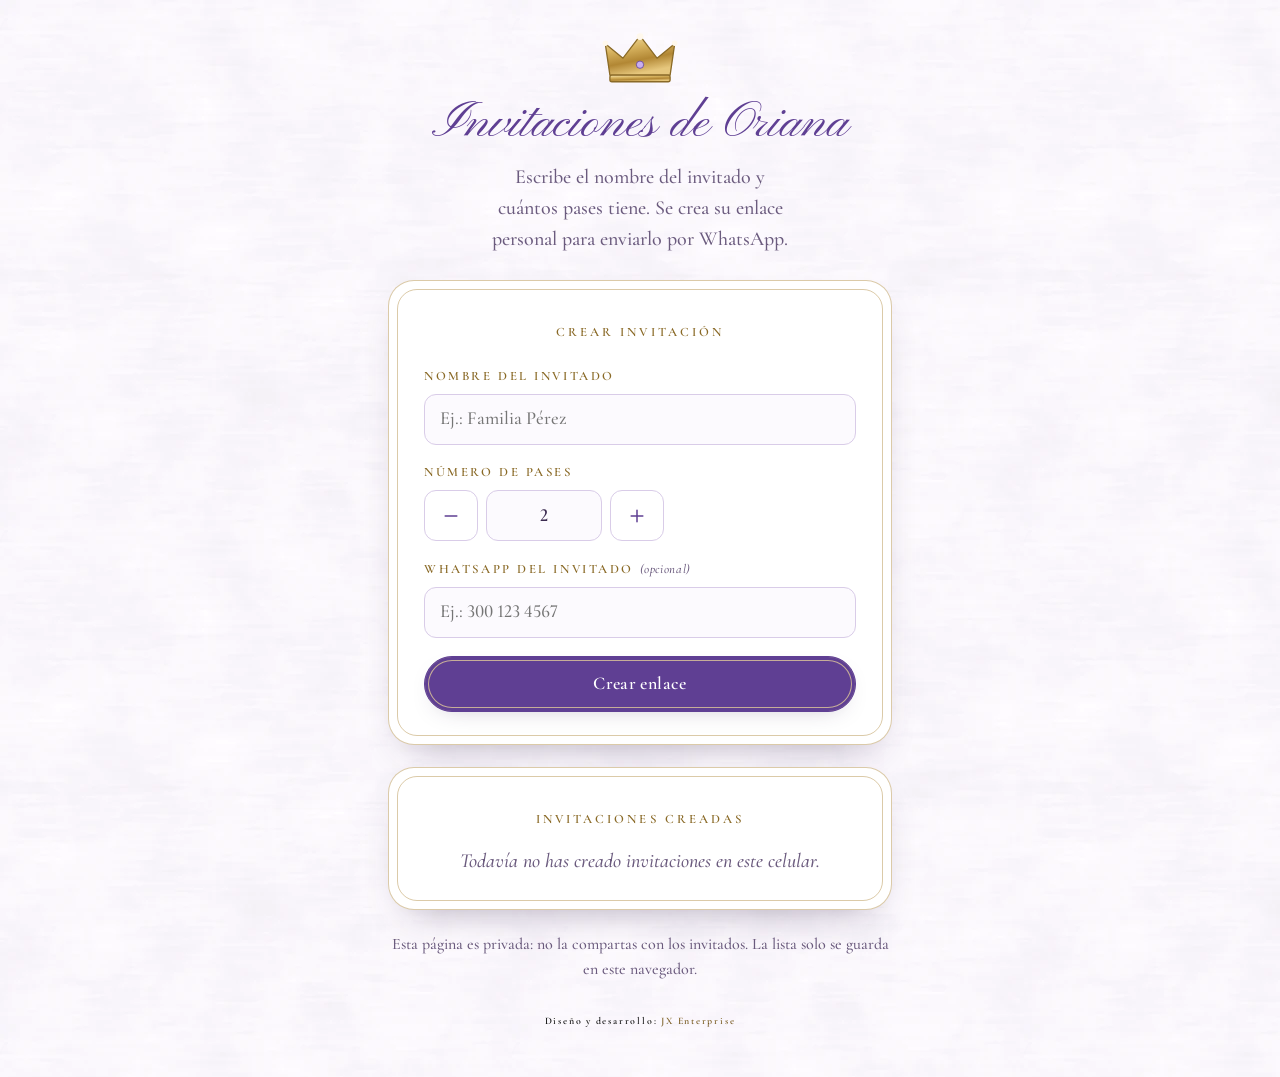
<file: generador.html>
<!DOCTYPE html>
<!-- ===========================================================
     PROYECTO: Invitación web · Mis XV años de Oriana Sofía
     Archivo: generador.html — herramienta PRIVADA para crear el enlace
     personalizado de cada invitado (nombre + número de pases) y
     enviarlo por WhatsApp. No está enlazada desde la invitación.
     Relación: usa css/styles.css (mismo diseño) y js/generador.js.
     Diseño y desarrollo: JX Enterprise.
     =========================================================== -->
<html lang="es">
<head>
  <meta charset="UTF-8">
  <meta name="viewport" content="width=device-width, initial-scale=1, viewport-fit=cover">
  <title>Generador de invitaciones · XV Oriana Sofía</title>
  <meta name="description" content="Herramienta privada para crear los enlaces personalizados de la invitación a los XV años de Oriana Sofía.">
  <meta name="robots" content="noindex, nofollow">
  <link rel="icon" href="img/favicon.svg" type="image/svg+xml">
  <link rel="apple-touch-icon" href="img/apple-touch-icon.png">
  <meta name="theme-color" content="#EFE5F8">
  <meta name="color-scheme" content="only light">
  <link rel="preload" href="fonts/pinyon-script-400.woff2" as="font" type="font/woff2" crossorigin>
  <link rel="stylesheet" href="css/styles.css">
  <script src="js/generador.js" defer></script>
</head>
<body>
  <!-- Sprite mínimo: corona e íconos que usa esta página -->
  <svg class="sprite" aria-hidden="true" focusable="false" xmlns="http://www.w3.org/2000/svg">
    <defs>
      <linearGradient id="g-oro" x1="0" y1="0" x2="0.35" y2="1">
        <stop offset="0" stop-color="#F7E7B4"/><stop offset=".38" stop-color="#D8B460"/>
        <stop offset=".7" stop-color="#B28734"/><stop offset="1" stop-color="#E6C77D"/>
      </linearGradient>
    </defs>
    <symbol id="corona-simple" viewBox="0 0 64 40"><path d="M9 33 L5.5 9 L19 20 L32 3 L45 20 L58.5 9 L55 33 Z" fill="url(#g-oro)" stroke="#8A6A27" stroke-width="1" stroke-linejoin="round"/><rect x="9" y="33" width="46" height="5" rx="1.5" fill="url(#g-oro)" stroke="#8A6A27" stroke-width="1"/><circle cx="32" cy="3.5" r="2.6" fill="#FFF8EC"/><circle cx="5.5" cy="8.5" r="2.1" fill="#FFF8EC"/><circle cx="58.5" cy="8.5" r="2.1" fill="#FFF8EC"/><circle cx="32" cy="25" r="2.8" fill="#C9AEF0" stroke="#5F3F93" stroke-width=".6"/></symbol>
    <symbol id="i-chat" viewBox="0 0 24 24"><g fill="none" stroke="currentColor" stroke-width="1.6" stroke-linecap="round" stroke-linejoin="round"><path d="M4.6 19.4l1-3.4A8.3 8.3 0 1 1 8.3 18.6z"/><path d="M9.3 8.6c.3-.5.8-.5 1 0l.6 1.4c.1.3 0 .6-.2.8l-.5.5a6 6 0 0 0 2.6 2.6l.5-.5c.2-.2.5-.3.8-.2l1.4.6c.5.2.5.7 0 1l-.8.6c-.6.4-1.4.4-2.1.1a8.5 8.5 0 0 1-3.9-3.9c-.3-.7-.3-1.5.1-2.1z"/></g></symbol>
    <symbol id="i-copiar" viewBox="0 0 24 24"><g fill="none" stroke="currentColor" stroke-width="1.5" stroke-linecap="round" stroke-linejoin="round"><rect x="8.5" y="8.5" width="11.5" height="11.5" rx="2.2"/><path d="M15.5 8.5V6a2 2 0 0 0-2-2H6a2 2 0 0 0-2 2v7.5a2 2 0 0 0 2 2h2.5"/></g></symbol>
    <symbol id="i-ojo" viewBox="0 0 24 24"><g fill="none" stroke="currentColor" stroke-width="1.5" stroke-linecap="round" stroke-linejoin="round"><path d="M2.5 12S6 5.5 12 5.5 21.5 12 21.5 12 18 18.5 12 18.5 2.5 12 2.5 12z"/><circle cx="12" cy="12" r="3"/></g></symbol>
    <symbol id="i-mas" viewBox="0 0 24 24"><g fill="none" stroke="currentColor" stroke-width="1.8" stroke-linecap="round"><path d="M12 5v14M5 12h14"/></g></symbol>
    <symbol id="i-menos" viewBox="0 0 24 24"><g fill="none" stroke="currentColor" stroke-width="1.8" stroke-linecap="round"><path d="M5 12h14"/></g></symbol>
  </svg>

  <main class="gen">
    <!-- ===========================================================
         CABECERA DEL GENERADOR
         =========================================================== -->
    <header class="gen__cabeza">
      <svg class="gen__corona" aria-hidden="true"><use href="#corona-simple"/></svg>
      <h1 class="gen__titulo">Invitaciones de Oriana</h1>
      <p class="gen__sub">Escribe el nombre del invitado y cuántos pases tiene. Se crea su enlace personal para enviarlo por WhatsApp.</p>
    </header>

    <!-- ===========================================================
         FORMULARIO: nombre, pases y (opcional) WhatsApp del invitado
         Depende de: crearEnlace() en js/generador.js
         =========================================================== -->
    <section class="tarjeta" aria-labelledby="t-crear">
      <h2 class="gen__h2" id="t-crear">Crear invitación</h2>
      <form class="formulario" id="form-generador" novalidate>
        <div class="campo">
          <label for="g-nombre">Nombre del invitado</label>
          <input id="g-nombre" aria-describedby="g-error" type="text" maxlength="60" autocomplete="off" autocapitalize="words" autocorrect="off" spellcheck="false" enterkeyhint="next" required placeholder="Ej.: Familia Pérez">
          <p class="campo__error" id="g-error" hidden>Escribe el nombre del invitado.</p>
        </div>
        <div class="campo">
          <label for="g-pases">Número de pases</label>
          <div class="contador">
            <button class="contador__boton" type="button" data-paso="-1" aria-label="Un pase menos"><svg aria-hidden="true"><use href="#i-menos"/></svg></button>
            <input id="g-pases" type="number" inputmode="numeric" enterkeyhint="next" min="1" max="20" value="2">
            <button class="contador__boton" type="button" data-paso="1" aria-label="Un pase más"><svg aria-hidden="true"><use href="#i-mas"/></svg></button>
          </div>
        </div>
        <div class="campo">
          <label for="g-telefono">WhatsApp del invitado <span class="campo__opcional">(opcional)</span></label>
          <input id="g-telefono" type="tel" inputmode="tel" enterkeyhint="go" maxlength="20" autocomplete="off" placeholder="Ej.: 300 123 4567">
        </div>
        <button class="boton boton--principal" type="submit">Crear enlace</button>
      </form>
    </section>

    <!-- ===========================================================
         RESULTADO: enlace listo + mensaje editable + botones
         Se muestra al crear una invitación.
         =========================================================== -->
    <section class="tarjeta" id="resultado" aria-labelledby="t-resultado" hidden>
      <h2 class="gen__h2" id="t-resultado">Enlace listo</h2>
      <div class="gen__resultado formulario">
        <p class="gen__enlace" id="g-enlace"></p>
        <div class="campo">
          <label for="g-mensaje">Mensaje para enviar <span class="campo__opcional">(puedes cambiarlo)</span></label>
          <textarea id="g-mensaje" rows="4" maxlength="600"></textarea>
        </div>
        <div class="gen__acciones">
          <button class="boton boton--principal" type="button" id="g-whatsapp"><svg aria-hidden="true"><use href="#i-chat"/></svg> Enviar por WhatsApp</button>
          <button class="boton boton--linea" type="button" id="g-copiar"><svg aria-hidden="true"><use href="#i-copiar"/></svg> Copiar enlace</button>
          <a class="boton boton--linea" id="g-ver" href="./" target="_blank" rel="noopener"><svg aria-hidden="true"><use href="#i-ojo"/></svg> Ver cómo se ve</a>
        </div>
        <p class="formulario__estado" id="g-estado" role="status" aria-live="polite"></p>
      </div>
    </section>

    <!-- ===========================================================
         LISTA DE INVITACIONES CREADAS EN ESTE CELULAR
         Se guarda solo en este navegador (localStorage); sirve para
         llevar la cuenta de a quién ya se le creó el enlace.
         =========================================================== -->
    <section class="tarjeta" aria-labelledby="t-lista">
      <h2 class="gen__h2" id="t-lista">Invitaciones creadas</h2>
      <ul class="gen__lista" id="g-lista"></ul>
      <p class="gen__vacio" id="g-vacio">Todavía no has creado invitaciones en este celular.</p>
      <p class="gen__total" id="g-total" hidden></p>
    </section>

    <p class="gen__nota">Esta página es privada: no la compartas con los invitados. La lista solo se guarda en este navegador.</p>
    <p class="footer-dev">
      <span class="footer-dev-txt">Diseño y desarrollo:</span>
      <span class="footer-dev-jx">JX</span>
      <span class="footer-dev-co">Enterprise</span>
    </p>
  </main>
</body>
</html>
</file>
<file: css/styles.css>
/* ===========================================================
   PROYECTO: Invitación web · Mis XV años de Oriana Sofía
   Archivo: css/styles.css — todo el diseño del proyecto.
   Lo usan: index.html (invitación), generador.html (enlaces
   personalizados) y 404.html (página de error).
   Orden del archivo:
     1. Fuentes propias        6. Cuenta regresiva
     2. Tokens (:root)         7. El gran día y mapa
     3. Base y utilidades      8. Vestuario y regalo
     4. Sobre animado          9. Confirmación (formulario)
     5. Portada y mensaje     10. Cierre, crédito, música, animaciones,
                                  generador, 404 y responsive
   Regla: los colores salen SIEMPRE de las variables :root;
   no meter hex sueltos en los componentes nuevos.
   Diseño y desarrollo: JX Enterprise.
   =========================================================== */


/* ===========================================================
   1. FUENTES PROPIAS (alojadas en /fonts, licencia OFL)
   Qué hace: carga Pinyon Script (títulos caligráficos) y
   Cormorant Garamond (texto). font-display: swap evita que el
   texto quede invisible mientras cargan.
   =========================================================== */
@font-face {
  font-family: 'Pinyon Script';
  src: url('../fonts/pinyon-script-400.woff2') format('woff2');
  font-weight: 400; font-style: normal; font-display: swap;
}
@font-face {
  font-family: 'Cormorant Garamond';
  src: url('../fonts/cormorant-garamond-400.woff2') format('woff2');
  font-weight: 400; font-style: normal; font-display: swap;
}
@font-face {
  font-family: 'Cormorant Garamond';
  src: url('../fonts/cormorant-garamond-500.woff2') format('woff2');
  font-weight: 500; font-style: normal; font-display: swap;
}
@font-face {
  font-family: 'Cormorant Garamond';
  src: url('../fonts/cormorant-garamond-600.woff2') format('woff2');
  font-weight: 600 700; font-style: normal; font-display: swap;
}
@font-face {
  font-family: 'Cormorant Garamond';
  src: url('../fonts/cormorant-garamond-500-italica.woff2') format('woff2');
  font-weight: 400 600; font-style: italic; font-display: swap;
}


/* ===========================================================
   2. TOKENS DE DISEÑO
   Concepto: una carta de quince en papel lila — columna estrecha
   centrada como tarjeta impresa, ramos de acuarela que entran por
   las esquinas y filetes dorados entre cada momento del día.
   Diseño de un solo tema (claro), como una invitación impresa:
   no cambia con el modo oscuro del celular (color-scheme: light).
   =========================================================== */
:root {
  /* Color */
  --papel: #FBF7FC;          /* fondo general (papel con un toque lila) */
  --lavanda: #F2E9F9;        /* fondos suaves, chips, opción elegida */
  --lila: #B99BE0;           /* lila de la paleta (detalles) */
  --lila-medio: #8E6CC4;     /* textos de acento suaves, íconos */
  --lila-profundo: #5F3F93;  /* títulos, nombre, botón principal */
  --tinta: #3B2A50;          /* texto corrido */
  --tinta-suave: #6B5B7E;    /* textos secundarios */
  --oro: #B08A3E;            /* filetes, bordes, íconos dorados */
  --oro-claro: #E8D29A;      /* brillos del dorado */
  --oro-oscuro: #8A6A27;     /* textos pequeños dorados (contraste AA) */
  --blanco: #FFFFFF;
  --borde-campo: #D9CCE8;    /* bordes de inputs */
  --error: #9B2C4F;          /* mensaje de error del formulario */
  --linea-oro: rgba(176, 138, 62, .45);
  --velo-blanco: rgba(255, 255, 255, .72);
  --velo-tinta: rgba(59, 42, 80, .96);   /* fondo del visor de fotos (tinta casi opaca) */
  --sombra: 0 18px 40px -22px rgba(59, 42, 80, .45);
  --sombra-suave: 0 8px 24px -14px rgba(59, 42, 80, .35);

  /* Tipografía (máx. 2 familias) */
  --f-script: 'Pinyon Script', 'Snell Roundhand', 'Apple Chancery', 'URW Chancery L', cursive;
  --f-texto: 'Cormorant Garamond', Cormorant, Garamond, 'Times New Roman', serif;
  --t-etiqueta: .8rem;       /* etiquetas en mayúsculas espaciadas */
  --t-base: 1.2rem;          /* texto corrido (Cormorant es pequeña a igual tamaño) */
  --t-medio: 1.35rem;
  --t-script: clamp(2.6rem, 11vw, 3.6rem);

  /* Forma y espacio */
  --radio: 14px;
  --radio-grande: 22px;
  --ancho: 34rem;            /* columna de lectura (~65 caracteres) */
  --aire: clamp(3.2rem, 10vw, 4.75rem);
  --lado: 20px;              /* margen lateral mínimo (≥16px) */
}


/* ===========================================================
   3. BASE Y UTILIDADES
   =========================================================== */
*, *::before, *::after { box-sizing: border-box; }

html {
  -webkit-text-size-adjust: 100%;
  text-size-adjust: 100%;
  scroll-behavior: smooth;
  color-scheme: only light;   /* "only": que Chrome/Samsung no oscurezcan la página a la fuerza (el texto quedaba claro sobre el papel claro) */
  touch-action: manipulation;   /* sin zoom por doble toque (al tocar rápido + / −); el zoom con dos dedos sigue */
}

body {
  margin: 0;
  min-height: 100vh;
  background-color: var(--papel);
  background-image: url('../img/textura-papel-lila.webp');
  background-size: 512px 512px;
  color: var(--tinta);
  font-family: var(--f-texto);
  font-size: var(--t-base);
  font-weight: 500;
  line-height: 1.55;
  font-variant-numeric: lining-nums;
  overflow-x: hidden;   /* las acuarelas salen por los bordes; esto evita scroll lateral */
  overflow-x: clip;
}

img, svg { display: block; max-width: 100%; }
[hidden] { display: none !important; }   /* el atributo hidden siempre gana (JS lo usa para mostrar/ocultar campos) */
h1, h2, h3 { font-weight: 400; margin: 0; }
p { margin: 0; }
strong { font-weight: 600; }
a { color: var(--lila-profundo); }
button, input, textarea { font: inherit; color: inherit; }
/* Sin el recuadro gris/azul que pinta el celular al tocar: cada control tiene su propio :active */
a, button, label, input, textarea { -webkit-tap-highlight-color: transparent; }

/* Texto solo para lectores de pantalla */
.solo-lectores {
  position: absolute !important; width: 1px; height: 1px; padding: 0; margin: -1px;
  overflow: hidden; clip: rect(0 0 0 0); white-space: nowrap; border: 0;
}

/* Sprite de SVG oculto sin display:none (si no, se pierden los degradados) */
.sprite { position: absolute; width: 0; height: 0; overflow: hidden; }

/* Enlace "Saltar al contenido": invisible hasta que recibe foco con teclado */
.saltar {
  position: fixed; left: 12px; top: calc(12px + env(safe-area-inset-top, 0px)); z-index: 200;
  padding: .7rem 1rem; border-radius: 999px; background: var(--lila-profundo); color: var(--blanco);
  font-weight: 600; text-decoration: none; transform: translateY(-160%); transition: transform .2s;
}
.saltar:focus { transform: none; outline: 2px solid var(--oro); outline-offset: 2px; }

/* Foco visible y elegante para teclado */
:focus-visible { outline: 2px solid var(--oro); outline-offset: 3px; }
main:focus, .portada__nombre:focus { outline: none; }   /* destinos de foco programado (tabindex="-1") */

/* Secciones: columna centrada tipo tarjeta impresa */
section {
  position: relative;
  isolation: isolate;          /* las manchas de acuarela (z-index:-1) quedan dentro */
  padding: var(--aire) var(--lado);
  text-align: center;
}

/* Filete dorado entre momentos */
.filete { width: 190px; height: 19px; margin: 0 auto 1.4rem; }

/* Títulos caligráficos de sección */
.titulo-script {
  font-family: var(--f-script);
  font-size: var(--t-script);
  line-height: 1.2;
  color: var(--lila-profundo);
  margin: 0 auto 1.2rem;
  text-wrap: balance;
}

/* Firma de Oriana */
.firma {
  font-family: var(--f-script);
  font-size: 2.5rem;
  line-height: 1.2;
  color: var(--oro-oscuro);
  margin-top: .8rem;
}

/* ---------- Botones (todos con área táctil ≥48px) ---------- */
.boton {
  display: inline-flex; align-items: center; justify-content: center; gap: .55rem;
  min-height: 48px; padding: .7rem 1.25rem;
  border-radius: 999px; border: 1px solid transparent;
  font-family: var(--f-texto); font-size: 1.08rem; font-weight: 600; letter-spacing: .02em;
  line-height: 1.2; text-decoration: none; text-align: center; cursor: pointer;
  transition: background-color .2s, border-color .2s, color .2s, box-shadow .2s, transform .15s;
}
.boton svg { width: 20px; height: 20px; flex: none; }
.boton--linea { background: var(--velo-blanco); color: var(--lila-profundo); border-color: var(--oro); }
.boton--claro { background: var(--blanco); color: var(--lila-profundo); border-color: var(--linea-oro); box-shadow: var(--sombra-suave); }
.boton--principal {
  width: 100%; min-height: 56px; font-size: 1.12rem;
  background: var(--lila-profundo); color: var(--blanco); border-color: var(--lila-profundo);
  box-shadow: inset 0 0 0 3px var(--lila-profundo), inset 0 0 0 4px rgba(232, 210, 154, .75), var(--sombra-suave);
}
@media (hover: hover) {
  .boton--linea:hover { background: var(--blanco); border-color: var(--oro-oscuro); }
  .boton--claro:hover { border-color: var(--oro); }
  .boton--principal:hover { background: var(--tinta); border-color: var(--tinta); box-shadow: inset 0 0 0 3px var(--tinta), inset 0 0 0 4px rgba(232, 210, 154, .75), var(--sombra-suave); }
}
/* Al presionar con el dedo (en celular no hay :hover): mismos colores del hover + un leve hundido */
.boton:active { transform: scale(.98); }
.boton--linea:active { background: var(--blanco); border-color: var(--oro-oscuro); }
.boton--claro:active { border-color: var(--oro); }
.boton--principal:active { background: var(--tinta); border-color: var(--tinta); box-shadow: inset 0 0 0 3px var(--tinta), inset 0 0 0 4px rgba(232, 210, 154, .75), var(--sombra-suave); }


/* ===========================================================
   4. SOBRE ANIMADO (portal de entrada)
   Qué hace: pantalla completa con el sobre; al abrir, JS agrega en
   orden .portal--abriendo (se va el sello y se abre la solapa),
   .portal--carta (la tarjeta sube) y .portal--saliendo (se desvanece).
   Ojo: solo existe con JS (.js); sin JS la invitación se ve directo.
   Los z-index del sobre son delicados: dorso 0 < carta 1 < frente 2
   < solapa 3 < sello 4; al abrirse, la solapa baja a 0 para que la
   carta pase por delante.
   =========================================================== */
.portal { display: none; }
.js .portal {
  display: grid;
  position: fixed; inset: 0; z-index: 100;
  padding: calc(20px + env(safe-area-inset-top, 0px)) var(--lado) calc(20px + env(safe-area-inset-bottom, 0px));
  background-color: var(--papel);
  background-image: url('../img/mancha-acuarela-lila.webp'), url('../img/textura-papel-lila.webp');
  background-repeat: no-repeat, repeat;
  background-position: center 46%, 0 0;
  background-size: min(150vw, 980px) auto, 512px 512px;
  overflow-x: hidden;
  overflow-y: auto;                 /* si no cabe (celular en horizontal, nombre largo) se desplaza: nunca se corta */
  overscroll-behavior: contain;
  -webkit-user-select: none; user-select: none;   /* tocar dos veces el sobre no selecciona texto */
  -webkit-touch-callout: none;
  transition: opacity .65s ease;
}
.js .portal[hidden] { display: none; }
body.con-portal { overflow: hidden; overscroll-behavior: none; }

.portal__marco {
  width: min(100%, 440px);
  margin: auto;                     /* centra en la pantalla; si no cabe, empieza arriba (sin perder el título) */
  display: grid; justify-items: center; gap: .7rem;
  text-align: center;
}
.portal__intro {
  font-size: .86rem; font-weight: 600; letter-spacing: .3em; text-transform: uppercase;
  color: var(--lila-profundo); max-width: 18rem; line-height: 1.7;
}
.portal__para {
  font-family: var(--f-script); font-size: clamp(2rem, 9vw, 2.7rem); line-height: 1.2;
  color: var(--lila-profundo);
}
.portal__pases {
  font-size: .8rem; font-weight: 600; letter-spacing: .22em; text-transform: uppercase;
  color: var(--oro-oscuro); padding: .3rem .9rem; border: 1px solid var(--linea-oro);
  border-radius: 999px; background: var(--velo-blanco);
}
.portal__ayuda { font-style: italic; font-size: 1.15rem; color: var(--tinta-suave); }
.portal__sonido {
  display: inline-flex; align-items: center; gap: .4rem;
  font-size: .92rem; color: var(--tinta-suave);
}
.portal__sonido svg { width: 16px; height: 16px; color: var(--lila-medio); }

/* --- El sobre --- */
.sobre {
  position: relative;
  width: min(86vw, 370px, calc(48vh * 1.45));     /* respaldo para navegadores sin la unidad svh */
  width: min(86vw, 370px, calc(48svh * 1.45));
  aspect-ratio: 1.45;
  margin: 1rem auto 1.1rem;
  perspective: 1100px;
  cursor: pointer;
  transition: transform .65s ease;
}
.sobre__dorso {
  position: absolute; inset: 0; z-index: 0; border-radius: 8px;
  background: linear-gradient(165deg, #D8C4EE, #C5ABE4);
  box-shadow: var(--sombra);
}
.sobre__carta {
  position: absolute; left: 6%; right: 6%; top: 6%; height: 88%; z-index: 1;
  display: grid; align-content: center; justify-items: center; gap: .15rem;
  border-radius: 6px; background: var(--blanco);
  box-shadow: inset 0 0 0 6px var(--blanco), inset 0 0 0 7px var(--linea-oro);
  transition: transform .9s cubic-bezier(.3, .7, .25, 1);
}
.sobre__corona { width: 26%; aspect-ratio: 220 / 120; height: auto; }
.sobre__xv { font-size: .72rem; font-weight: 600; letter-spacing: .3em; text-transform: uppercase; color: var(--oro-oscuro); }
.sobre__nombre { font-family: var(--f-script); font-size: clamp(1.5rem, 6.4vw, 2rem); line-height: 1.25; color: var(--lila-profundo); }
.sobre__frente {
  position: absolute; inset: 0; z-index: 2; border-radius: 8px;
  background:
    url("data:image/svg+xml,%3Csvg xmlns='http://www.w3.org/2000/svg' viewBox='0 0 100 100' preserveAspectRatio='none'%3E%3Cpath d='M0 100 L50 56 L100 100' fill='none' stroke='%23A98AD2' stroke-opacity='.55' stroke-width='.6' vector-effect='non-scaling-stroke'/%3E%3C/svg%3E") center / 100% 100% no-repeat,
    linear-gradient(180deg, #E8DAF7, #DCC8F1);
  clip-path: polygon(0 0, 50% 56%, 100% 0, 100% 100%, 0 100%);
}
.sobre__solapa {
  position: absolute; left: 0; right: 0; top: 0; height: 60%; z-index: 3;
  transform-origin: 50% 0;
  transform-style: preserve-3d;
  transition: transform .75s cubic-bezier(.55, .05, .3, 1) .2s;
  filter: drop-shadow(0 3px 3px rgba(59, 42, 80, .2));
}
.sobre__solapa-cara {
  position: absolute; inset: 0;
  clip-path: polygon(0 0, 100% 0, 50% 100%);
  -webkit-backface-visibility: hidden; backface-visibility: hidden;
}
.sobre__solapa-cara--fuera {
  background:
    url("data:image/svg+xml,%3Csvg xmlns='http://www.w3.org/2000/svg' viewBox='0 0 100 100' preserveAspectRatio='none'%3E%3Cpath d='M1 0 L50 98 L99 0' fill='none' stroke='%23C9A24E' stroke-width='1.4' vector-effect='non-scaling-stroke'/%3E%3C/svg%3E") center / 100% 100% no-repeat,
    linear-gradient(180deg, #D3BDEC, #C3A8E3);
}
.sobre__solapa-cara--dentro {
  transform: rotateX(180deg);
  background: linear-gradient(0deg, #F3EAFB, #E6D6F5);
}
.sello {
  position: absolute; left: 50%; top: 60%; z-index: 4;
  width: 27%; aspect-ratio: 1; padding: 0; border: 0; border-radius: 50%;
  background: none; cursor: pointer;
  transform: translate(-50%, -50%);
  filter: drop-shadow(0 4px 5px rgba(59, 42, 80, .35));
  transition: transform .35s ease, opacity .35s ease;
}
.sello svg { width: 100%; height: 100%; }
@media (hover: hover) { .sello:hover { transform: translate(-50%, -50%) scale(1.05); } }
.sello:active { transform: translate(-50%, -50%) scale(.95); }

/* Pasos de la apertura (clases puestas por iniciarSobre() en script.js) */
.portal--abriendo .sello { transform: translate(-50%, -50%) scale(.25) rotate(-30deg); opacity: 0; pointer-events: none; }
.portal--abriendo .sobre__solapa { transform: rotateX(180deg); }
.portal--carta .sobre__solapa { z-index: 0; }
.portal--carta .sobre__carta { transform: translateY(-44%); }
.portal__intro, .portal__para, .portal__pases, .portal__ayuda, .portal__sonido { transition: opacity .35s ease; }
.portal--abriendo .portal__intro,
.portal--abriendo .portal__para,
.portal--abriendo .portal__pases,
.portal--abriendo .portal__ayuda,
.portal--abriendo .portal__sonido { opacity: 0; }   /* la solapa abierta sube: así no tapa los textos */
.portal--saliendo { opacity: 0; }
.portal--saliendo .sobre { transform: scale(1.08); }

/* Pétalos que caen al abrir (creados por lanzarPetalos() en script.js) */
.petalo {
  position: fixed; top: -30px; z-index: 120; pointer-events: none;
  border-radius: 0 72% 0 72%;
  opacity: 0;
  animation-name: caer; animation-timing-function: linear; animation-fill-mode: forwards;
  will-change: transform;
}
@keyframes caer {
  0%   { transform: translate3d(0, 0, 0) rotate(0deg); opacity: 0; }
  8%   { opacity: .95; }
  50%  { transform: translate3d(var(--dx), 55vh, 0) rotate(calc(var(--r) * .5)); }
  100% { transform: translate3d(calc(var(--dx) * -.6), 112vh, 0) rotate(var(--r)); opacity: .75; }
}


/* ===========================================================
   5. PORTADA Y MENSAJE
   Qué hace: corona, "Mis XV años", foto en arco dorado con ramos
   en las esquinas inferiores, nombre y fecha; luego el mensaje.
   Ojo: el arco es semicircular gracias a border-radius 50%/37.5%
   (la foto es 3:4). Si cambian la proporción de la foto, ajustar.
   =========================================================== */
.portada {
  position: relative; isolation: isolate; overflow: hidden;
  padding: calc(1.6rem + env(safe-area-inset-top, 0px)) var(--lado) 2.6rem;
  text-align: center;
}
.portada__ramo {
  position: absolute; top: -10px; z-index: -1; pointer-events: none;
  height: auto;
}
.portada__ramo--izq { left: -34px; top: -24px; width: clamp(260px, 74vw, 560px); }
.portada__ramo--der { right: -44px; top: -24px; width: clamp(190px, 52vw, 440px); transform: scaleX(-1); opacity: .9; }

.portada__contenido {
  --arco-ancho: min(70vw, 300px);   /* ancho del arco de fotos (cambia en los breakpoints) */
  position: relative; max-width: var(--ancho); margin: 0 auto;
  display: flex; flex-direction: column; align-items: center;
}
.portada__corona { width: clamp(110px, 31vw, 150px); height: auto; aspect-ratio: 220 / 120; margin-top: 3.2rem; }

.sello-xv { display: flex; align-items: center; gap: .9rem; margin: .5rem 0 1.5rem; }
.sello-xv__lado {
  font-size: .82rem; font-weight: 600; letter-spacing: .34em; text-transform: uppercase;
  color: var(--oro-oscuro); padding: .32rem 0 .32rem .34em;
  border-top: 1px solid var(--linea-oro); border-bottom: 1px solid var(--linea-oro);
}
.sello-xv__num {
  font-size: clamp(3.3rem, 15vw, 4.5rem); line-height: .95; font-weight: 400; letter-spacing: .03em;
  color: var(--oro);
}
@supports ((-webkit-background-clip: text) or (background-clip: text)) {
  .sello-xv__num {
    background: linear-gradient(180deg, #E6CA82 0%, #B08A3E 55%, #8A6A27 100%);
    -webkit-background-clip: text; background-clip: text;
    -webkit-text-fill-color: transparent; color: transparent;
  }
}

.arco { position: relative; width: var(--arco-ancho); margin: 0; }
.arco__foto {
  position: relative; aspect-ratio: 3 / 4; overflow: hidden;
  border-radius: 50% 50% 0 0 / 37.5% 37.5% 0 0;
  background: var(--lavanda);
}
.arco__foto img { width: 100%; height: 100%; object-fit: cover; }
.arco__foto::after {   /* tono lila suave abajo para fundir la foto con las flores */
  content: ''; position: absolute; inset: 0; pointer-events: none;
  background: linear-gradient(180deg, transparent 58%, rgba(95, 63, 147, .18));
}

/* --- Carrusel de fotos dentro del arco (iniciarFotos() en script.js) ---
   Las fotos se apilan y se cambian con un fundido lento (clase es-actual).
   La primera queda en el flujo normal (da el alto al arco aunque el navegador
   no conozca aspect-ratio); las demás se superponen encima. */
.carrusel { touch-action: pan-y pinch-zoom; }   /* el deslizamiento lateral lo maneja el JS */
.carrusel__foto {
  position: absolute; inset: 0;
  object-position: var(--enfoque, 50% 30%);   /* qué parte de la foto queda dentro del arco */
  opacity: 0; transition: opacity 1.8s ease;
}
.carrusel__foto:first-child { position: relative; }
.carrusel__foto.es-actual { opacity: 1; }
.carrusel__ver {   /* toda la foto es el botón para verla en grande (transparente) */
  position: absolute; inset: 0; z-index: 1; width: 100%; padding: 0; border: 0;
  background: none; cursor: zoom-in;
}
.carrusel__ver:focus-visible { outline-offset: -6px; }
.no-js .carrusel__ver { display: none; }

.carrusel__pie {   /* puntos dorados + ayuda, justo debajo de las flores del arco */
  display: grid; justify-items: center; gap: .45rem;
  margin-top: calc(var(--arco-ancho) * .17);
}
.carrusel__pie:not([hidden]) + .portada__nombre { margin-top: 1.1rem; }
.carrusel__puntos { display: flex; gap: 9px; }
.carrusel__punto {
  width: 7px; height: 7px; border-radius: 50%;
  border: 1px solid var(--oro); transition: background-color .5s;
}
.carrusel__punto.es-actual { background: var(--oro); }
.carrusel__ayuda { font-style: italic; font-size: 1.02rem; color: var(--tinta-suave); }
.arco__marco { position: absolute; left: -12px; top: -12px; width: calc(100% + 24px); height: calc(100% + 12px); overflow: visible; }
.arco__ramo { position: absolute; bottom: -15%; width: 92%; height: auto; pointer-events: none; }
.arco__ramo--izq { left: -40%; }
.arco__ramo--der { right: -40%; transform: scaleX(-1); }

.portada__nombre {
  position: relative; z-index: 2;
  font-family: var(--f-script); font-size: clamp(3.4rem, 15vw, 5.4rem); line-height: 1.12;
  color: var(--lila-profundo);
  margin: 2.6rem 0 .8rem;
  text-wrap: balance;
}

.fecha-portada time {
  display: grid; grid-template-columns: 1fr auto 1fr; align-items: center; gap: 1rem;
  width: min(84vw, 22rem);
}
.fecha-portada__lado {
  font-size: .82rem; font-weight: 600; letter-spacing: .26em; text-transform: uppercase;
  color: var(--tinta-suave); padding: .5rem 0;
  border-top: 1px solid var(--linea-oro); border-bottom: 1px solid var(--linea-oro);
}
.fecha-portada__dia { font-size: 3.6rem; line-height: 1; font-weight: 400; color: var(--lila-profundo); }

.desliza {
  display: inline-flex; flex-direction: column; align-items: center; gap: .2rem;
  margin-top: 2.2rem; min-height: 48px; padding: .3rem 1rem;
  font-size: .78rem; font-weight: 600; letter-spacing: .3em; text-transform: uppercase;
  color: var(--tinta-suave); text-decoration: none;
}
.desliza svg { width: 20px; height: 20px; color: var(--oro); }
.desliza:active { color: var(--lila-profundo); }

/* Mensaje de Oriana */
.mensaje { padding-top: calc(var(--aire) * .7); }
.mensaje__intro { font-style: italic; font-size: var(--t-medio); color: var(--lila-profundo); margin-bottom: 1.1rem; }   /* --lila-medio no llegaba a 4,5:1 */
.mensaje__texto {
  max-width: 30rem; margin: 0 auto 1.1rem;
  font-size: clamp(1.26rem, 4.6vw, 1.48rem); line-height: 1.6; text-wrap: pretty;
}
.mensaje__remate { font-style: italic; font-weight: 600; font-size: var(--t-medio); color: var(--lila-profundo); }


/* ===========================================================
   6. CUENTA REGRESIVA Y "GUARDA LA FECHA"
   Qué hace: 4 casillas (días/horas/min/seg) sobre una mancha de
   acuarela; debajo, botones para agregar al calendario.
   Depende de: iniciarCuenta() en script.js (actualiza .reloj__num).
   =========================================================== */
.cuenta, .confirmar { overflow: hidden; }   /* la mancha es más ancha que la pantalla: sin esto habría scroll lateral */
.cuenta__mancha,
.confirmar__mancha {
  position: absolute; left: 50%; top: 50%; z-index: -1;
  width: min(150%, 980px); max-width: none; height: auto;
  transform: translate(-50%, -50%);
  pointer-events: none;
}
.reloj {
  display: grid; grid-template-columns: repeat(4, minmax(0, 1fr)); gap: .6rem;
  max-width: 26rem; margin: 0 auto;
}
.reloj__unidad {
  display: flex; flex-direction: column; align-items: center;
  padding: .85rem .2rem .7rem;
  background: var(--velo-blanco);
  border: 1px solid var(--linea-oro); border-radius: var(--radio);
  box-shadow: var(--sombra-suave);
}
.reloj__num {
  font-size: clamp(1.9rem, 8.4vw, 2.7rem); line-height: 1; font-weight: 500;
  color: var(--lila-profundo); font-variant-numeric: lining-nums tabular-nums;
}
.reloj__lab {
  margin-top: .4rem; font-size: .7rem; font-weight: 600; letter-spacing: .16em; text-transform: uppercase;
  color: var(--tinta-suave);
}
.cuenta__nota { margin-top: 1.1rem; font-style: italic; color: var(--tinta-suave); }
.guardar { margin-top: 2.2rem; }
.guardar__titulo {
  margin-bottom: .8rem; font-size: var(--t-etiqueta); font-weight: 600; letter-spacing: .26em; text-transform: uppercase;
  color: var(--tinta-suave);   /* sobre la mancha, el dorado oscuro quedaba en 4,3:1 */
}
.guardar__botones { display: flex; flex-wrap: wrap; justify-content: center; gap: .7rem; }


/* ===========================================================
   7. EL GRAN DÍA: DATOS Y PUNTO DE ENCUENTRO
   Qué hace: lista con íconos dorados (fecha, hora, plan) y una
   tarjeta con la dirección, el mapa (se carga al tocar) y los
   botones de Google Maps y Waze.
   Depende de: iniciarMapa() en script.js (.mapa--cargado).
   =========================================================== */
.detalles__lista {
  list-style: none; padding: 0; margin: 0 auto 2.6rem;
  display: grid; max-width: 26rem; text-align: left;
}
.dato {
  display: grid; grid-template-columns: 54px minmax(0, 1fr); gap: 1rem; align-items: center;
  padding: 1rem 0; border-bottom: 1px solid var(--linea-oro);
}
.dato:first-child { border-top: 1px solid var(--linea-oro); }
.dato__icono {
  width: 54px; height: 54px; border-radius: 50%; display: grid; place-items: center;
  border: 1px solid var(--oro); color: var(--oro-oscuro); background: var(--velo-blanco);
}
.dato__icono svg { width: 26px; height: 26px; }
.dato h3 {
  font-size: var(--t-etiqueta); font-weight: 600; letter-spacing: .24em; text-transform: uppercase;
  color: var(--oro-oscuro);
}
.dato p { margin-top: .15rem; font-size: 1.22rem; line-height: 1.35; }

.encuentro {
  max-width: 28rem; margin: 0 auto;
  padding: 1.6rem 1.1rem 1.3rem;
  background: var(--velo-blanco);
  border: 1px solid var(--linea-oro); border-radius: var(--radio-grande);
  box-shadow: var(--sombra-suave);
}
.encuentro__titulo {
  display: flex; align-items: center; justify-content: center; gap: .45rem;
  font-family: var(--f-texto); font-size: var(--t-etiqueta); font-weight: 600; letter-spacing: .24em; text-transform: uppercase;
  color: var(--oro-oscuro); margin-bottom: .5rem;
}
.encuentro__titulo svg { width: 22px; height: 22px; }
.encuentro__dir { margin-bottom: 1.1rem; font-size: 1.36rem; font-weight: 600; line-height: 1.3; color: var(--lila-profundo); }
.encuentro__ref { display: block; margin-top: .35rem; font-size: 1.05rem; font-style: italic; font-weight: 500; color: var(--tinta-suave); }
.mapa {
  position: relative; overflow: hidden; aspect-ratio: 16 / 10; max-width: 100%;
  border-radius: 16px; border: 1px solid var(--linea-oro); background: var(--lavanda);
}
.mapa__ilustracion, .mapa__ilustracion svg { position: absolute; inset: 0; width: 100%; height: 100%; }
.mapa__boton { position: absolute; left: 50%; bottom: 14px; transform: translateX(-50%); white-space: nowrap; }
.mapa__boton:active { transform: translateX(-50%) scale(.98); }   /* .boton:active borraba el centrado: el botón saltaba y perdía el toque */
.mapa iframe { position: absolute; inset: 0; width: 100%; height: 100%; border: 0; }
.mapa--cargado .mapa__ilustracion { display: none; }
.encuentro__botones { display: flex; flex-wrap: wrap; justify-content: center; gap: .6rem; margin-top: 1rem; }


/* ===========================================================
   8. CÓDIGO DE VESTUARIO Y REGALO
   Qué hace: muestras de color reservadas (con coronita dorada) y la
   lluvia de sobres con una pequeña ilustración de sobres.
   =========================================================== */
.vestuario__cabeza { display: flex; flex-direction: column; align-items: center; gap: .4rem; }
.vestuario__icono {
  width: 56px; height: 56px; border-radius: 50%; display: grid; place-items: center;
  border: 1px solid var(--oro); color: var(--oro-oscuro); background: var(--velo-blanco);
}
.vestuario__icono svg { width: 28px; height: 28px; }
.vestuario .titulo-script { margin-bottom: .6rem; }
.vestuario__tipo {
  margin-bottom: 1.6rem; padding-left: .3em;
  font-size: 1.55rem; font-weight: 600; letter-spacing: .3em; text-transform: uppercase;
  color: var(--lila-profundo);
}
.reservado {
  display: grid; justify-items: center; gap: 1.1rem;
  max-width: 26rem; margin: 0 auto; padding: 1.8rem 1.2rem 1.4rem;
  border: 1px dashed var(--linea-oro); border-radius: var(--radio-grande);
  background: var(--velo-blanco);
}
.reservado__muestras { display: flex; gap: 1.8rem; list-style: none; padding: 0; margin: 0; }
.muestra { display: grid; justify-items: center; gap: .45rem; }
.muestra__color {
  position: relative; width: 66px; height: 66px; border-radius: 50%;
  box-shadow: inset 0 0 0 3px rgba(255, 255, 255, .75), 0 0 0 1px var(--oro);
}
.muestra__color::after {   /* coronita dorada: "reservado para la quinceañera" */
  content: ''; position: absolute; left: 50%; top: -15px; width: 30px; height: 18px; transform: translateX(-50%);
  background: url("data:image/svg+xml,%3Csvg xmlns='http://www.w3.org/2000/svg' viewBox='0 0 30 18'%3E%3Cpath d='M3 16 L1.5 5 L8.5 10 L15 1.5 L21.5 10 L28.5 5 L27 16 Z' fill='%23D9B460' stroke='%238A6A27' stroke-width='.8' stroke-linejoin='round'/%3E%3Ccircle cx='15' cy='1.8' r='1.6' fill='%23FFF8E8' stroke='%238A6A27' stroke-width='.5'/%3E%3C/svg%3E") center / contain no-repeat;
}
.muestra--morado .muestra__color { background: #6A3FA3; }
.muestra--lila .muestra__color { background: #C7AAEC; }
.muestra__nombre {
  font-size: .76rem; font-weight: 600; letter-spacing: .2em; text-transform: uppercase; color: var(--tinta-suave);
}
.reservado__texto { font-size: 1.2rem; text-wrap: balance; }
.vestuario__bano {
  display: flex; align-items: center; justify-content: center; gap: .9rem;
  max-width: 24rem; margin: 1.6rem auto 0; text-align: left; font-size: 1.16rem;
}
.vestuario__bano svg { width: 36px; height: 36px; flex: none; color: var(--lila-medio); }

.regalo__ilustracion { position: relative; width: 160px; height: 100px; margin: 0 auto 1rem; }
.regalo__sobre { position: absolute; width: 64px; height: 48px; }
.regalo__sobre--a { left: 6px; top: 36px; transform: rotate(-12deg); color: var(--lila-medio); }
.regalo__sobre--b { left: 42px; top: 4px; width: 76px; height: 57px; color: var(--oro); }
.regalo__sobre--c { right: 4px; top: 40px; transform: rotate(11deg); color: var(--lila); }
.regalo__texto { max-width: 26rem; margin: 0 auto; font-size: clamp(1.22rem, 4.4vw, 1.38rem); text-wrap: pretty; }


/* ===========================================================
   9. CONFIRMACIÓN (formulario → WhatsApp)
   Qué hace: tarjeta blanca con doble filete dorado; opciones Sí/No
   tipo píldora, contador de personas y mensajito.
   Ojo: inputs con font-size ≥16px (evita el zoom automático de iOS).
   Depende de: iniciarConfirmacion() en script.js.
   =========================================================== */
.tarjeta {
  position: relative; max-width: 28rem; margin: 0 auto;
  padding: 2.2rem 1.3rem 1.7rem;
  background: var(--blanco); border: 1px solid var(--linea-oro); border-radius: 26px;
  box-shadow: var(--sombra); text-align: left;
}
.tarjeta::before {
  content: ''; position: absolute; inset: 8px; border: 1px solid var(--linea-oro); border-radius: 20px;
  pointer-events: none;
}
.tarjeta .titulo-script, .tarjeta__intro { text-align: center; }
.tarjeta .titulo-script { margin-bottom: .6rem; }
.tarjeta__intro { color: var(--tinta-suave); text-wrap: balance; }
.tarjeta__pases {
  margin: 1rem auto 0; width: fit-content; max-width: 100%;
  padding: .45rem 1.1rem; border-radius: 16px; background: var(--lavanda);
  font-weight: 600; color: var(--lila-profundo); text-align: center; line-height: 1.35;
}
.formulario { position: relative; display: grid; gap: 1.15rem; margin-top: 1.5rem; }
.campo { display: grid; gap: .45rem; min-width: 0; margin: 0; padding: 0; border: 0; }
.campo > label, .campo > legend {
  padding: 0; font-size: var(--t-etiqueta); font-weight: 600; letter-spacing: .2em; text-transform: uppercase;
  color: var(--oro-oscuro);
}
.campo legend { margin-bottom: .45rem; }
.campo__opcional { letter-spacing: .05em; text-transform: none; font-style: italic; font-weight: 500; color: var(--tinta-suave); }
.formulario input[type="text"],
.formulario input[type="number"],
.formulario input[type="tel"],
.formulario textarea {
  width: 100%; min-height: 50px; padding: .72rem .9rem;
  font-family: var(--f-texto); font-size: max(16px, 1.16rem); font-weight: 500; line-height: 1.4; color: var(--tinta);
  background: #FCFAFE; border: 1px solid var(--borde-campo); border-radius: 12px;
  transition: border-color .2s, box-shadow .2s;
}
.formulario textarea { resize: vertical; min-height: 96px; }
.formulario input:focus, .formulario textarea:focus {
  outline: none; border-color: var(--lila-medio); box-shadow: 0 0 0 3px rgba(142, 108, 196, .22);
}
.formulario input[aria-invalid="true"] { border-color: var(--error); }
.campo__error { margin: 0; font-size: 1.02rem; color: var(--error); }
.campo__ayuda { margin: 0; font-size: 1rem; font-style: italic; color: var(--tinta-suave); }

.asistencia__opciones { display: grid; grid-template-columns: repeat(2, minmax(0, 1fr)); gap: .6rem; }
.opcion { position: relative; display: block; }
.opcion input { position: absolute; inset: 0; opacity: 0; margin: 0; cursor: pointer; }
.opcion span {
  display: flex; align-items: center; justify-content: center; min-height: 54px; padding: .5rem .6rem;
  border: 1px solid var(--borde-campo); border-radius: 14px; background: #FCFAFE;
  font-weight: 600; font-size: 1.1rem; line-height: 1.2; text-align: center; cursor: pointer;
  transition: border-color .2s, background-color .2s, box-shadow .2s;
}
.opcion input:checked + span {
  border-color: var(--lila-profundo); background: var(--lavanda); color: var(--lila-profundo);
  box-shadow: inset 0 0 0 1px var(--lila-profundo);
}
.opcion input:focus-visible + span { outline: 2px solid var(--oro); outline-offset: 2px; }

.contador { display: grid; grid-template-columns: 54px minmax(0, 1fr) 54px; gap: .5rem; max-width: 15rem; }
.contador input { text-align: center; font-weight: 600 !important; -moz-appearance: textfield; appearance: textfield; }
.contador input::-webkit-outer-spin-button,
.contador input::-webkit-inner-spin-button { -webkit-appearance: none; margin: 0; }
.contador__boton {
  display: grid; place-items: center; min-height: 50px;
  border: 1px solid var(--borde-campo); border-radius: 12px; background: var(--blanco);
  color: var(--lila-profundo); cursor: pointer;
}
.contador__boton svg { width: 20px; height: 20px; }
.contador__boton:disabled { opacity: .4; cursor: default; }
@media (hover: hover) { .contador__boton:not(:disabled):hover { border-color: var(--lila-medio); } }
.contador__boton:not(:disabled):active { border-color: var(--lila-medio); background: var(--lavanda); }
.opcion:active span { border-color: var(--lila-medio); }

.formulario__estado { font-style: italic; color: var(--tinta-suave); text-align: center; }
.formulario__estado:empty { margin-top: -1.15rem; }   /* sin mensaje no deja hueco (anula el gap del grid) */
.formulario__estado a {   /* enlace de respaldo de WhatsApp: área de toque de 44 px, sin partirse en dos renglones */
  display: inline-flex; align-items: center; min-height: 44px; padding-inline: .2rem;
  font-style: normal; font-weight: 600;
}


/* ===========================================================
   10. CIERRE Y CRÉDITO DE JX COMPANY
   El crédito usa el formato EXACTO del estándar de JX Enterprise
   (no cambiar clases, textos ni tamaños). El dorado se oscureció el
   13/10/2026 a pedido de JX para que se lea: 4,8–6,8:1 (antes 1,5–2,2:1).
   =========================================================== */
.cierre {
  position: relative; isolation: isolate; overflow: hidden;
  padding: calc(var(--aire) * .9) var(--lado) calc(1.6rem + env(safe-area-inset-bottom, 0px));
  text-align: center;
}
.cierre__ramo {
  position: absolute; right: -40px; top: -20px; z-index: -1; pointer-events: none;
  width: clamp(230px, 62vw, 520px); height: auto; transform: scaleX(-1);
  opacity: .9;
}
.cierre__corona { width: 96px; height: auto; aspect-ratio: 220 / 120; margin: 2.4rem auto 1rem; }
.cierre__texto { max-width: 22rem; margin: 0 auto .4rem; font-size: 1.36rem; font-style: italic; text-wrap: balance; }
.firma--cierre { margin-bottom: 3.2rem; font-size: 2.4rem; color: var(--lila-profundo); }

.footer-dev {
  width: 100%;
  text-align: center;
  font-weight: 800;
  letter-spacing: .18em;
  font-size: .62rem;
  font-family: var(--f-texto);
  margin: 0;
}
.footer-dev-jx,
.footer-dev-co {
  background: linear-gradient(180deg, var(--oro-oscuro), #6E531F);   /* dorado oscuro de la paleta → un tono más hondo */
  -webkit-background-clip: text;
  -webkit-text-fill-color: transparent;
  background-clip: text;
}
.footer-dev-txt { color: #111; }


/* ===========================================================
   BOTÓN DE MÚSICA (flotante, abajo a la derecha)
   Se muestra al abrir el sobre. aria-pressed="true" = sonando.
   Sin animaciones de pulso (estándar JX: nada que parpadee).
   =========================================================== */
.musica {
  position: fixed; z-index: 60;
  right: calc(16px + env(safe-area-inset-right, 0px));
  bottom: calc(16px + env(safe-area-inset-bottom, 0px));
  width: 54px; height: 54px; border-radius: 50%;
  display: grid; place-items: center;
  border: 1px solid var(--oro); background: rgba(255, 255, 255, .94); color: var(--lila-profundo);
  box-shadow: var(--sombra-suave); cursor: pointer;
  transition: transform .15s;
}
.musica:active { transform: scale(.94); }
.musica[hidden] { display: none; }
.musica__icono { grid-area: 1 / 1; width: 24px; height: 24px; }
.musica[aria-pressed="true"] .musica__icono--silencio,
.musica[aria-pressed="false"] .musica__icono--nota { display: none; }


/* ===========================================================
   VISOR DE FOTOS (pantalla completa)
   Qué hace: <dialog> que ocupa toda la pantalla con fondo tinta; la foto
   entera (sin recortar) y botones redondos como el de la música: cerrar
   arriba y anterior/siguiente abajo (al alcance del pulgar), con el
   contador "3 / 8" en medio. Depende de: iniciarFotos() en script.js.
   =========================================================== */
.visor {
  width: 100%; height: 100%; max-width: none; max-height: none;
  margin: 0; padding: 0; border: 0;
  background: var(--velo-tinta); color: var(--blanco);
  overscroll-behavior: contain;
}
.visor[open] { display: grid; place-items: center; }
.visor:not([open]) { display: none; }   /* navegadores sin <dialog> (iOS ≤ 15.3): si no, la X y las flechas quedaban flotando */
.visor::backdrop { background: var(--velo-tinta); }
.visor__foto {
  max-width: calc(100vw - 24px);
  max-height: calc(100vh - 170px);
  max-height: calc(100dvh - 170px);   /* deja aire para los botones de arriba y abajo */
  width: auto; height: auto; object-fit: contain;
  border-radius: var(--radio); box-shadow: 0 0 0 1px var(--linea-oro), var(--sombra);
  transition: opacity .35s ease;
}
.visor__foto.cargando { opacity: .35; }   /* la foto anterior queda atenuada mientras baja la siguiente */
.visor__contador {
  position: fixed; left: 50%; bottom: calc(36px + env(safe-area-inset-bottom, 0px)); transform: translateX(-50%);
  font-size: var(--t-etiqueta); font-weight: 600; letter-spacing: .24em; color: var(--oro-claro);
  font-variant-numeric: lining-nums tabular-nums;
}
.visor__boton {
  position: fixed; z-index: 1;
  width: 54px; height: 54px; border-radius: 50%; padding: 0;
  display: grid; place-items: center;
  border: 1px solid var(--oro); background: rgba(255, 255, 255, .94); color: var(--lila-profundo);
  box-shadow: var(--sombra-suave); cursor: pointer;
  transition: transform .15s;
}
.visor__boton svg { width: 24px; height: 24px; }
.visor__boton:active { transform: scale(.94); }
.visor__boton--cerrar { top: calc(16px + env(safe-area-inset-top, 0px)); right: calc(16px + env(safe-area-inset-right, 0px)); }
.visor__boton--anterior { left: calc(16px + env(safe-area-inset-left, 0px)); bottom: calc(20px + env(safe-area-inset-bottom, 0px)); }
.visor__boton--siguiente { right: calc(16px + env(safe-area-inset-right, 0px)); bottom: calc(20px + env(safe-area-inset-bottom, 0px)); }
.visor--una .visor__boton--anterior,
.visor--una .visor__boton--siguiente,
.visor--una .visor__contador { display: none; }   /* con una sola foto no hay nada que pasar */
body.con-visor { overflow: hidden; }


/* ===========================================================
   ANIMACIONES SUAVES
   · Entrada de la portada cuando se abre el sobre (un solo momento
     orquestado). Parte de opacidad 0 SOLO mientras corre la animación.
   · Al hacer scroll, cada bloque sube un poco (CSS puro, animation-timeline).
     Solo se mueve, nunca se vuelve transparente; en navegadores sin
     soporte todo se ve normal, sin animación.
   · Todo se desactiva con "reducir movimiento".
   =========================================================== */
@media (prefers-reduced-motion: no-preference) {
  .invitacion-abierta .portada__contenido > * {
    animation: entrada .9s cubic-bezier(.2, .7, .25, 1) both;
  }
  .invitacion-abierta .portada__contenido > :nth-child(2) { animation-delay: .12s; }
  .invitacion-abierta .portada__contenido > :nth-child(3) { animation-delay: .24s; }
  .invitacion-abierta .portada__contenido > :nth-child(4) { animation-delay: .42s; }
  .invitacion-abierta .portada__contenido > :nth-child(5) { animation-delay: .56s; }
  .invitacion-abierta .portada__contenido > :nth-child(6) { animation-delay: .7s; }
  .invitacion-abierta .portada__contenido > :nth-child(7) { animation-delay: .82s; }
  .invitacion-abierta .portada__ramo { animation: entrada-ramo 1.4s ease both; }
  /* Carrusel: la foto que se ve se acerca muy despacio mientras está en pantalla */
  .carrusel--anima .carrusel__foto.es-actual { animation: acercar 7.5s ease-out both; }

  @supports (animation-timeline: view()) {
    .mensaje > *, .reloj, .guardar, .dato, .encuentro, .vestuario__tipo, .reservado,
    .vestuario__bano, .regalo > *, .tarjeta, .cierre > :not(.cierre__ramo) {
      animation: revela linear both;
      animation-timeline: view();
      animation-range: entry 0% entry 38%;
    }
  }
}
@keyframes entrada { from { opacity: 0; transform: translateY(16px); } to { opacity: 1; transform: none; } }
@keyframes entrada-ramo { from { opacity: 0; } to { opacity: 1; } }
@keyframes revela { from { transform: translateY(22px); } to { transform: none; } }   /* solo movimiento: el contenido nunca queda transparente */
@keyframes acercar { from { transform: scale(1.07); } to { transform: none; } }
@media (prefers-reduced-motion: reduce) {
  html { scroll-behavior: auto; }
  .sobre__solapa, .sobre__carta, .sello, .portal { transition: none; }
  .carrusel__foto { transition-duration: .4s; }   /* el carrusel no pasa solo; al deslizar, cambio corto */
}


/* ===========================================================
   GENERADOR DE ENLACES (generador.html)
   Herramienta privada para Moisés/JX: crea el enlace con el nombre
   y los pases de cada invitado y lo envía por WhatsApp.
   Reutiliza la tarjeta, los campos y los botones de la invitación.
   =========================================================== */
.gen { max-width: 34rem; margin: 0 auto; padding: calc(2rem + env(safe-area-inset-top, 0px)) var(--lado) 3rem; }
.gen__cabeza { text-align: center; margin-bottom: 1.6rem; }
.gen__corona { width: 96px; height: auto; aspect-ratio: 220 / 120; margin: 0 auto .6rem; }
.gen__titulo { font-family: var(--f-script); font-size: clamp(2.4rem, 10vw, 3.2rem); line-height: 1.2; color: var(--lila-profundo); }
.gen__sub { color: var(--tinta-suave); max-width: 26rem; margin: .4rem auto 0; text-wrap: balance; }
.gen .tarjeta { max-width: none; }
.gen .tarjeta + .tarjeta { margin-top: 1.4rem; }
.gen__h2 {
  font-size: var(--t-etiqueta); font-weight: 600; letter-spacing: .24em; text-transform: uppercase;
  color: var(--oro-oscuro); text-align: center; margin-bottom: 1rem;
}
.gen__resultado { display: grid; gap: .9rem; }
.gen__enlace {
  width: 100%; padding: .75rem .9rem; border: 1px dashed var(--oro); border-radius: 12px;
  background: var(--lavanda); color: var(--lila-profundo); font-size: 1rem; font-weight: 600;
  overflow-wrap: anywhere; word-break: break-word;
}
.gen__acciones { display: grid; gap: .6rem; }
.gen__lista { list-style: none; padding: 0; margin: 0; display: grid; gap: .5rem; }
.gen__item {
  display: grid; grid-template-columns: minmax(0, 1fr) auto; gap: .6rem; align-items: center;
  padding: .7rem .9rem; border: 1px solid var(--borde-campo); border-radius: 14px; background: #FCFAFE;
}
.gen__item-nombre { font-weight: 600; color: var(--tinta); overflow-wrap: anywhere; }
.gen__item-pases { display: block; font-size: .95rem; color: var(--tinta-suave); }
.gen__item-botones { display: flex; gap: .4rem; }
.gen__mini {
  min-height: 44px; min-width: 44px; padding: .4rem .7rem; border-radius: 999px;
  border: 1px solid var(--linea-oro); background: var(--blanco); color: var(--lila-profundo);
  font-weight: 600; font-size: .95rem; cursor: pointer;
}
.gen__mini:active { background: var(--lavanda); }
.gen__vacio { text-align: center; color: var(--tinta-suave); font-style: italic; }
.gen__total { text-align: center; margin-top: .8rem; color: var(--tinta-suave); }
.gen__nota { margin-top: 1.4rem; font-size: 1rem; color: var(--tinta-suave); text-align: center; }
.gen .footer-dev { margin-top: 2rem; }


/* ===========================================================
   PÁGINA 404 (404.html)
   =========================================================== */
.error404 {
  min-height: 100vh; min-height: 100svh;
  display: grid; place-items: center; align-content: center; gap: 1rem;
  padding: 3rem var(--lado); text-align: center;
}
.error404__corona { width: 120px; height: auto; aspect-ratio: 220 / 120; margin: 0 auto; }
.error404__titulo { font-family: var(--f-script); font-size: clamp(2.6rem, 11vw, 3.6rem); line-height: 1.2; color: var(--lila-profundo); }
.error404__texto { max-width: 22rem; color: var(--tinta-suave); }
.error404 .boton--principal { width: auto; padding-inline: 2rem; }
.error404 .footer-dev { margin-top: 2rem; }


/* ===========================================================
   RESPONSIVE (mobile-first; breakpoints del estándar JX)
   =========================================================== */

/* ≤380px: Android gama baja (Redmi, Samsung de entrada) */
@media (max-width: 380px) {
  :root { --lado: 16px; --t-base: 1.12rem; }
  .reloj { gap: .4rem; }
  .reloj__unidad { padding: .7rem .1rem .6rem; }
  .reloj__lab { font-size: .62rem; letter-spacing: .1em; }
  .sello-xv { gap: .6rem; }
  .sello-xv__lado { font-size: .74rem; letter-spacing: .26em; }
  .fecha-portada time { gap: .6rem; }
  .fecha-portada__lado { font-size: .74rem; letter-spacing: .18em; }
  .opcion span { font-size: 1rem; }
  .reservado__muestras { gap: 1.3rem; }
  .boton { padding-inline: 1rem; }
  .cierre { padding-bottom: calc(5.6rem + env(safe-area-inset-bottom, 0px)); }   /* el botón de música no tapa el crédito */
  .gen__item { grid-template-columns: minmax(0, 1fr); }   /* generador: Copiar/Quitar debajo del nombre */
}

/* ≤300px: Galaxy Fold cerrado — "SEGUNDOS" cabe en su casilla */
@media (max-width: 300px) {
  .reloj__lab { font-size: .58rem; letter-spacing: .05em; }
}

/* ≤260px: zoom grande (150–200 %) en un celular — que nada se corte */
@media (max-width: 260px) {
  .titulo-script { font-size: 2rem; }
  .reloj { grid-template-columns: repeat(2, minmax(0, 1fr)); }
  .reloj__lab { font-size: .62rem; letter-spacing: .1em; }
  .vestuario__tipo { font-size: 1.1rem; letter-spacing: .12em; }
  .mapa__boton { white-space: normal; max-width: calc(100% - 24px); }
}

/* ≤480px: teléfonos muy pequeños — botones a lo ancho para el pulgar */
@media (max-width: 480px) {
  .guardar__botones .boton, .encuentro__botones .boton { width: 100%; }
}

/* 600–767px: tablet pequeña / teléfono horizontal */
@media (min-width: 600px) {
  .portada__ramo--izq { left: -20px; }
  .portada__ramo--der { right: -30px; }
  .portada__contenido { --arco-ancho: 300px; }
}

/* ≥768px: tablet */
@media (min-width: 768px) {
  :root { --t-base: 1.25rem; }
  .portada { padding-bottom: 2rem; }
  .portada__corona { margin-top: 2.4rem; }
  .portada__contenido { --arco-ancho: 320px; }
  .detalles__lista { max-width: 52rem; grid-template-columns: repeat(3, minmax(0, 1fr)); gap: 1.4rem; align-items: start; text-align: center; }
  .dato { grid-template-columns: 1fr; justify-items: center; align-content: start; border: 0; padding: 0 .6rem; gap: .7rem; }
  .dato:first-child { border: 0; }
  .dato + .dato { border-left: 1px solid var(--linea-oro); }
  .encuentro { max-width: 34rem; padding: 2rem 2rem 1.6rem; }
  .tarjeta { padding: 2.6rem 2.2rem 2rem; }
  .cierre__ramo { right: 0; }
}

/* ≥901px: escritorio — acuarelas más grandes en las esquinas */
@media (min-width: 901px) {
  .portada__ramo--izq { left: 0; width: min(40vw, 600px); }
  .portada__ramo--der { right: 0; width: min(32vw, 470px); }
  .portada__corona { margin-top: 1.2rem; }
  .portada__contenido { --arco-ancho: 340px; }
  .mapa { aspect-ratio: 16 / 8; }
}

/* ≥1440px: pantallas grandes y TV — se limita el ancho del contenido */
@media (min-width: 1440px) {
  :root { --t-base: 1.3rem; --ancho: 36rem; }
  .portada__ramo--izq { width: 620px; }
  .portada__ramo--der { width: 500px; }
  .portada__contenido { --arco-ancho: 360px; }
}

/* Teléfono horizontal / pantallas bajas (navegador interno con barras): el sobre cabe sin scroll.
   Columna más ancha para que el nombre quepa en una línea y sobre según la altura disponible. */
@media (max-height: 560px) {
  .js .portal { padding-top: calc(12px + env(safe-area-inset-top, 0px)); padding-bottom: calc(12px + env(safe-area-inset-bottom, 0px)); }
  .portal__marco { width: min(100%, 620px); gap: .35rem; }
  .portal__intro { font-size: .76rem; max-width: none; }
  .portal__para { font-size: clamp(1.6rem, 9vh, 2.1rem); }
  .portal__sonido { display: none; }
  .sobre {
    width: min(86vw, 370px, calc(40vh * 1.45));
    width: min(86vw, 370px, calc(40svh * 1.45));
    margin: .4rem auto;
  }
}
</file>
